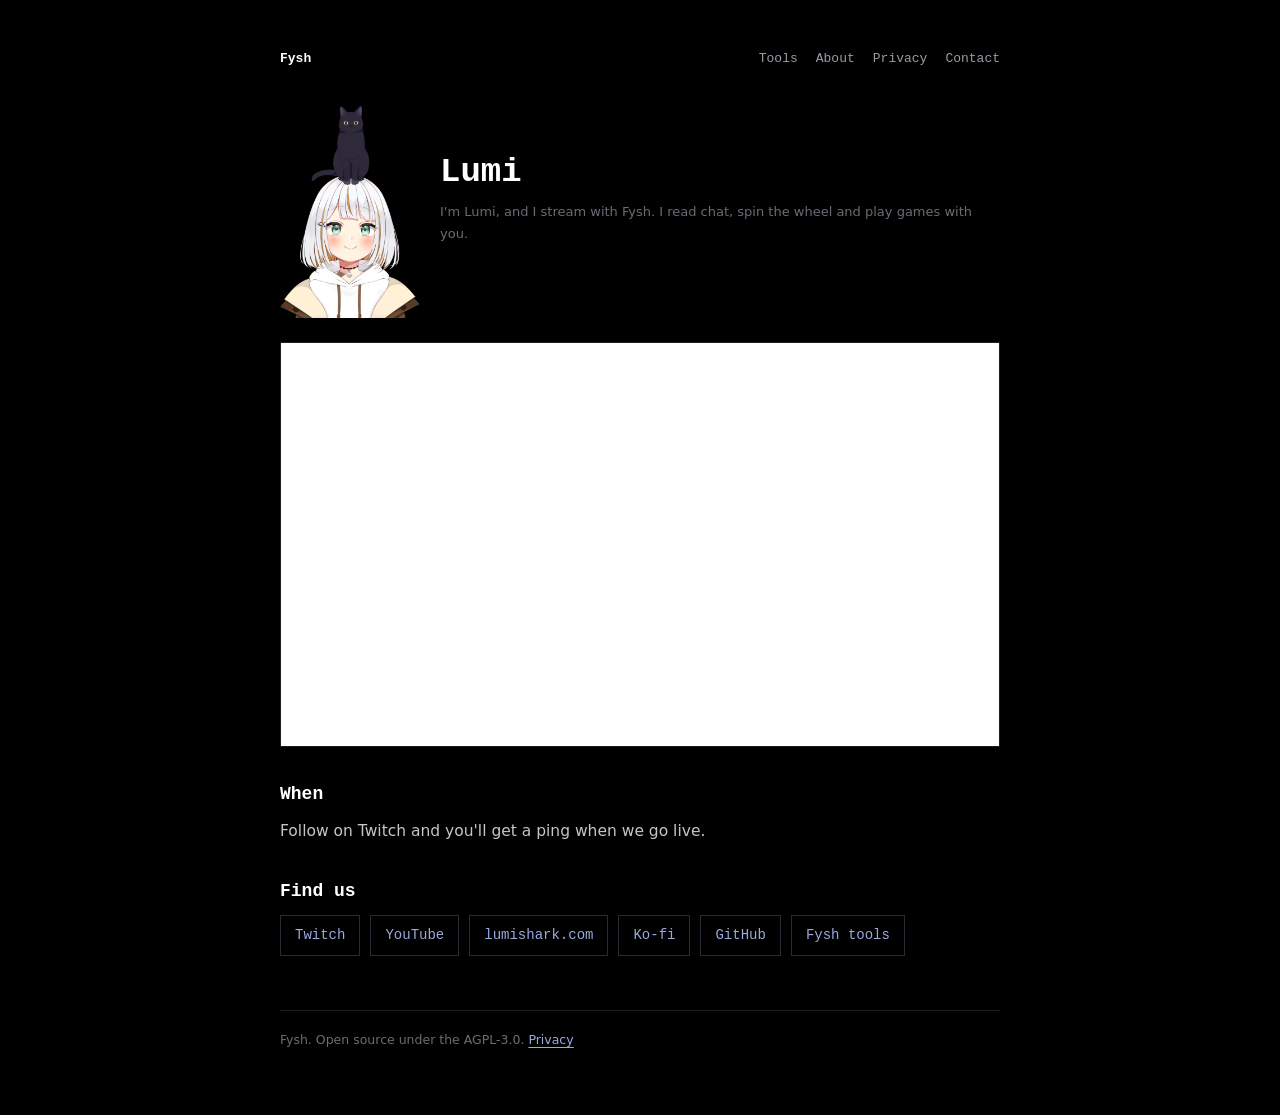
<file: index.html>
<!DOCTYPE html>
<html lang="en">
<head>
<meta charset="UTF-8">
<meta name="viewport" content="width=device-width, initial-scale=1">
<title>Lumi on Twitch</title>
<meta name="description" content="Lumi streams with Fysh on Twitch: she reads chat, spins the wheel and plays games.">
<link rel="canonical" href="https://fysh.site/">
<meta property="og:type" content="website">
<meta property="og:url" content="https://fysh.site/">
<meta property="og:site_name" content="Fysh">
<meta property="og:title" content="Lumi on Twitch">
<meta property="og:description" content="Lumi streams with Fysh on Twitch.">
<meta property="og:image" content="https://fysh.site/fysh-og.png">
<link rel="stylesheet" href="/page.css">
<style>
  .hero { display: flex; gap: 20px; align-items: center; margin: 0 0 24px; }
  .hero img { width: 140px; height: auto; flex: none; }
  .hero h1 { font-size: 34px; }
  .player { position: relative; aspect-ratio: 16 / 9; background: #0b0b10; border: 1px solid #1c1c24; margin: 0 0 24px; }
  .player iframe { position: absolute; inset: 0; width: 100%; height: 100%; border: 0; }
  .links { list-style: none; padding: 0; display: flex; flex-wrap: wrap; gap: 10px; }
  .links a { display: inline-block; padding: 8px 14px; border: 1px solid #2a2a36; text-decoration: none; font-family: ui-monospace, monospace; font-size: 14px; }
  @media (max-width: 700px) { .hero img { width: 96px; } .hero h1 { font-size: 26px; } }
</style>
<meta name="google-adsense-account" content="ca-pub-7605167409778469">
</head>
<body>
<main>
  <nav><a class="home" href="/">Fysh</a><a href="/tools/">Tools</a><a href="/about">About</a><a href="/privacy">Privacy</a><a href="/contact">Contact</a></nav>
  <div class="hero">
    <img src="/lumi.png" alt="Lumi, a shark girl with white and orange hair, smiling, with a black cat sitting on her head" width="500" height="757">
    <div>
      <h1>Lumi</h1>
      <p class="meta">I'm Lumi, and I stream with Fysh. I read chat, spin the wheel and play games with you.</p>
    </div>
  </div>

  <!-- Twitch refuses the player unless parent= is the page's host. -->
  <div class="player">
    <iframe src="https://player.twitch.tv/?channel=fysh_yum&amp;parent=fysh.site&amp;muted=true" title="Lumi's stream on Twitch" allowfullscreen></iframe>
  </div>

  <h2>When</h2>
  <!-- ponytail: no schedule yet (user to give one); this line goes when it does. -->
  <p>Follow on Twitch and you'll get a ping when we go live.</p>

  <h2>Find us</h2>
  <ul class="links">
    <li><a href="https://www.twitch.tv/fysh_yum">Twitch</a></li>
    <li><a href="https://www.youtube.com/@fyshball">YouTube</a></li>
    <li><a href="https://lumishark.com">lumishark.com</a></li>
    <li><a href="https://ko-fi.com/fysh_yum">Ko-fi</a></li>
    <li><a href="https://github.com/Fysh-ball">GitHub</a></li>
    <li><a href="/tools/">Fysh tools</a></li>
  </ul>
</main>
<footer>Fysh. Open source under the AGPL-3.0. <a href="/privacy">Privacy</a></footer>
</body>
</html>
</file>
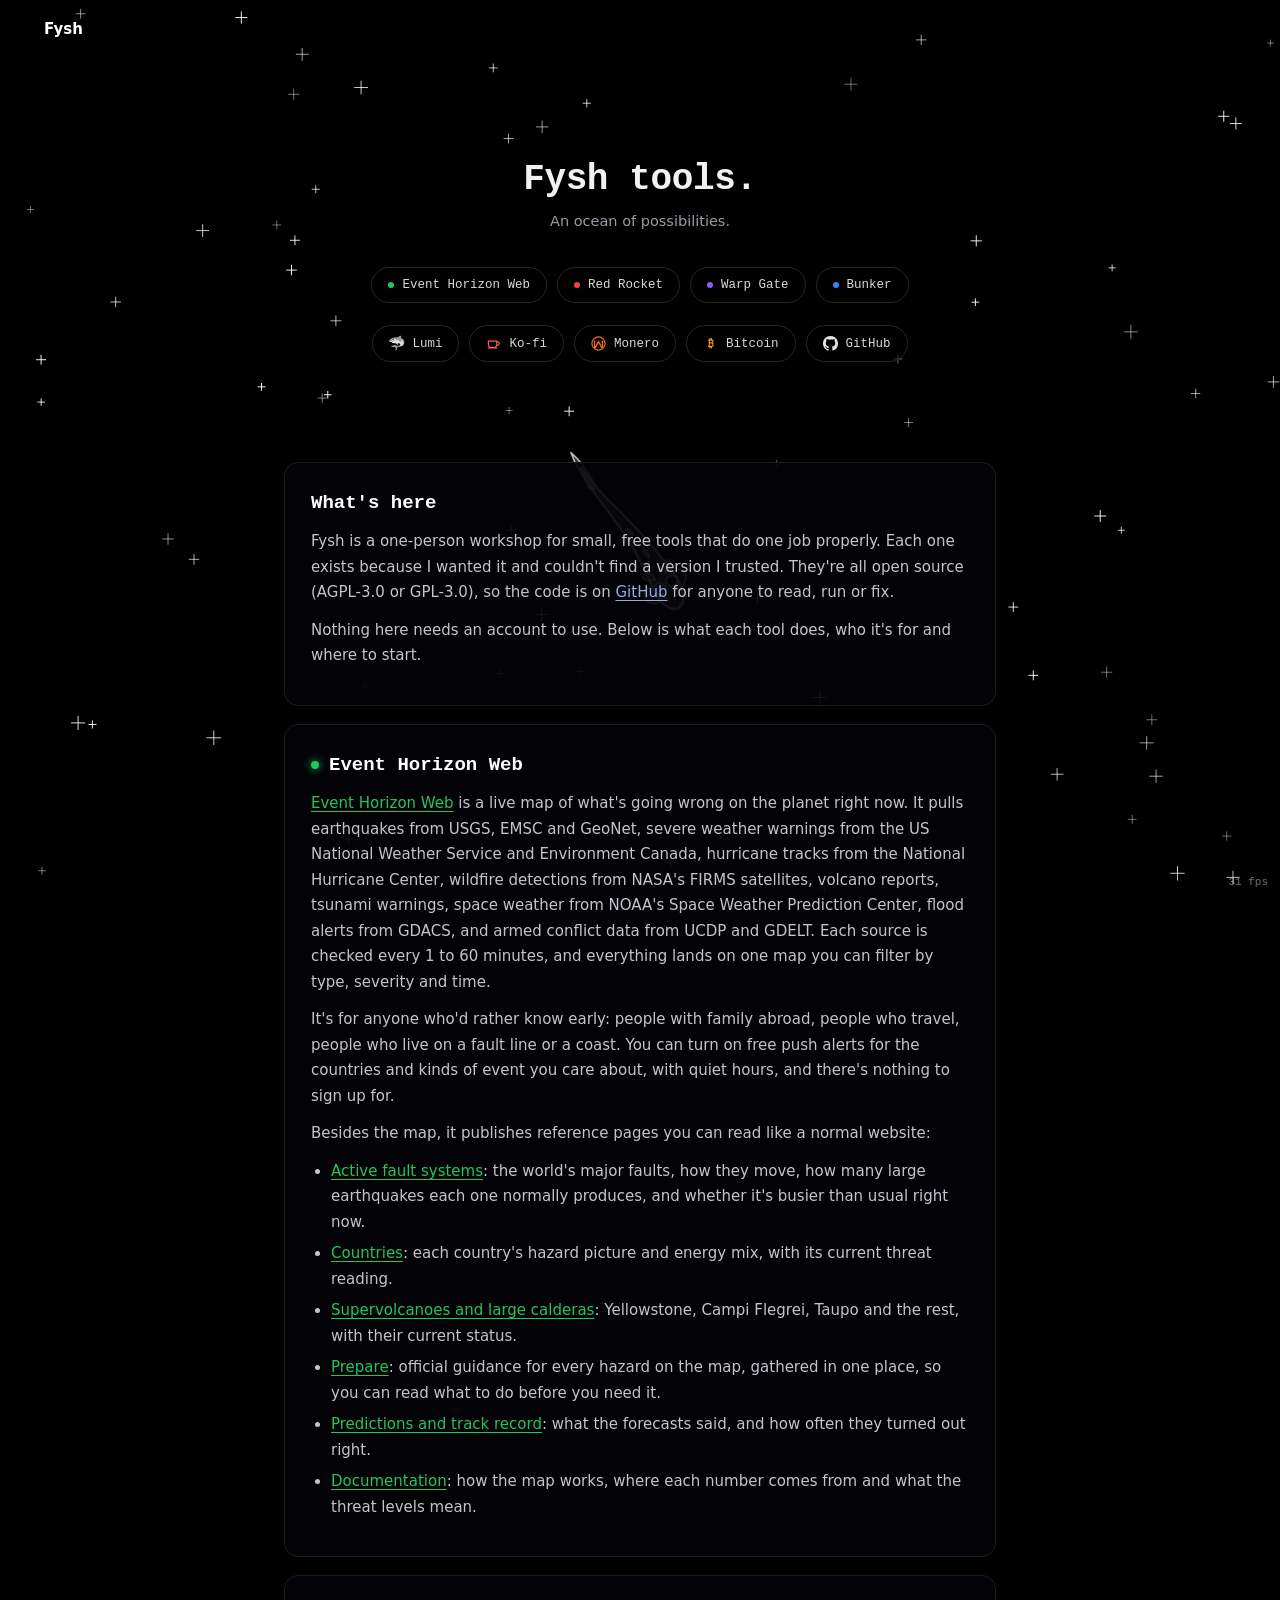
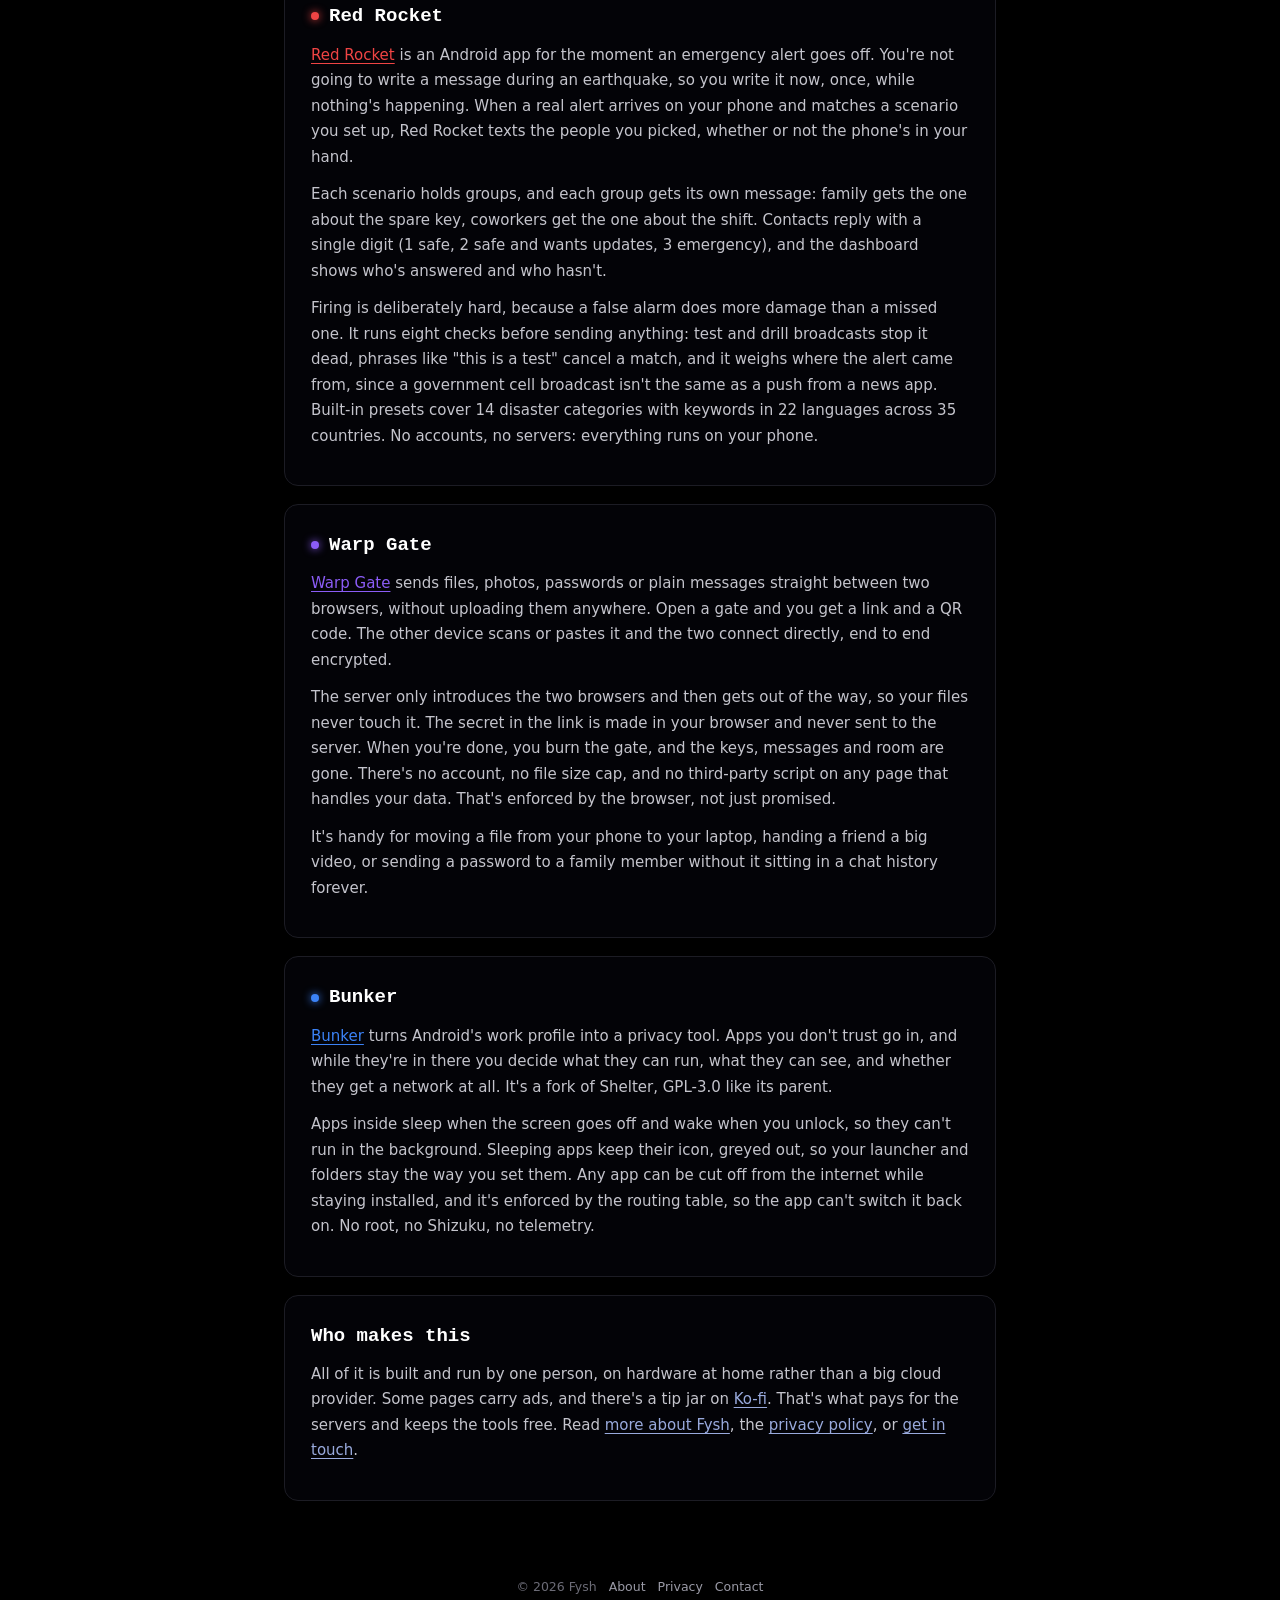
<file: tools/index.html>
<!DOCTYPE html>
<html lang="en">
<head>
<meta charset="UTF-8">
<meta name="viewport" content="width=device-width, initial-scale=1">
<title>Fysh — An ocean of possibilities</title>
<meta name="description" content="Fysh builds small, focused open-source tools: Event Horizon Web (AGPL-3.0 event monitor), Red Rocket (AGPL-3.0 Android app), Warp Gate (AGPL-3.0 file transfer), and Bunker (GPL-3.0 Android privacy).">
<link rel="canonical" href="https://fysh.site/tools/">
<meta property="og:type" content="website">
<meta property="og:url" content="https://fysh.site/tools/">
<meta property="og:site_name" content="Fysh">
<meta property="og:title" content="Fysh — An ocean of possibilities">
<meta property="og:description" content="Fysh builds small, focused open-source tools: Event Horizon Web, Red Rocket, Warp Gate, and Bunker.">
<meta property="og:image" content="https://fysh.site/fysh-og.png">
<meta property="og:image:width" content="1200">
<meta property="og:image:height" content="630">
<meta name="twitter:card" content="summary_large_image">
<meta name="twitter:title" content="Fysh — An ocean of possibilities">
<meta name="twitter:description" content="Fysh builds small, focused open-source tools: Event Horizon Web, Red Rocket, Warp Gate, and Bunker.">
<meta name="twitter:image" content="https://fysh.site/fysh-og.png">
<style>
  :root { color-scheme: dark; }
  html, body { margin: 0; padding: 0; background: #000; overflow-x: hidden; }
  * { box-sizing: border-box; }
  /* the UA rule for [hidden] is a plain display:none, so any author display
     declaration on the same element outranks it and the element stays on screen */
  [hidden] { display: none !important; }
  a { text-decoration: none; color: inherit; }
  ul { margin: 0; padding: 0; list-style: none; }
  body {
    font-family: ui-sans-serif, "Inter", "Segoe UI", system-ui, sans-serif;
    background: #000; color: #f2f2f5;
  }
  .mono { font-family: ui-monospace, "JetBrains Mono", "SF Mono", Consolas, monospace; }

  /* shared nav / footer, transparent so canvases show through */
  .topnav { display: flex; align-items: center; justify-content: space-between; padding: 20px 44px; position: relative; z-index: 5; pointer-events: none; }
  .topnav .logo { font-weight: 700; font-size: 15px; }
  .logo-btn { background: none; border: none; color: #fff; font-family: inherit; cursor: pointer; padding: 8px 10px; margin: -8px -10px; pointer-events: auto; }
  .logo-btn:hover { color: #9ad; }
  .fps-badge { position: fixed; bottom: 10px; right: 12px; z-index: 50; font: 11px/1.4 monospace; color: rgba(255,255,255,0.45); pointer-events: none; }
  .foot { position: relative; z-index: 5; padding: 20px 44px 34px; display: flex; justify-content: space-between; align-items: center; flex-wrap: wrap; gap: 12px; font-size: 12.5px; color: #6b6b76; pointer-events: none; }
  .instr { text-align: center; font-family: ui-monospace, monospace; font-size: 11.5px; letter-spacing: .06em; color: #6b6b76; margin: 0 auto 18px; }

  /* ============================= VIEW C: TIDELINE ============================= */
  .vC { position: relative; min-height: 100vh; }
  #canvasC { position: fixed; inset: 0; z-index: 0; display: block; }
  .vC .hero { position: relative; z-index: 5; padding: 100px 24px 6px; text-align: center; pointer-events: none; }
  .vC .hero h1 { font-family: ui-monospace, monospace; font-size: 36px; line-height: 1.2; font-weight: 700; margin: 0 auto 12px; letter-spacing: -0.01em; max-width: 22ch; }
  .vC .hero p { font-size: 14.5px; color: #9a9aa6; max-width: 44ch; margin: 0 auto; }
  .vC .list { position: relative; z-index: 5; display: flex; justify-content: center; gap: 10px; flex-wrap: wrap; padding: 32px 24px 22px; pointer-events: none; }
  .vC .iconsBelow { padding: 0 24px 100px; }
  .vC .foot { justify-content: center; }
  .foot a { color: #9a9aa6; pointer-events: auto; }
  .foot a:hover { color: #fff; }
  .vC .chip {
    font-family: ui-monospace, monospace; font-size: 12.5px; padding: 10px 16px; border-radius: 999px;
    border: 1px solid #262630; background: rgba(0,0,0,.55); color: #d6d6de; display: inline-flex; align-items: center; gap: 8px;
    cursor: pointer; pointer-events: auto; text-decoration: none;
  }
  .vC .chip:hover { border-color: var(--c); color: #fff; }
  .vC .chip .dot { width: 6px; height: 6px; border-radius: 50%; background: var(--c); }
  .vC .chip .chipIcon { display: inline-flex; align-items: center; justify-content: center; width: 15px; height: 15px; font-size: 14px; line-height: 1; color: var(--c); }
  .vC .chip .chipIcon svg { width: 100%; height: 100%; fill: var(--c); }
  .projectModal { position: fixed; inset: 0; z-index: 40; display: flex; align-items: center; justify-content: center; padding: 24px; opacity: 0; pointer-events: none; transition: opacity 0.15s ease; }
  .projectModal.open { opacity: 1; pointer-events: auto; }
  .projectModal .backdrop { position: absolute; inset: 0; background: rgba(0,0,0,.6); backdrop-filter: blur(2px); }
  .projectModal .panel {
    position: relative; z-index: 1; width: 100%; max-width: 380px; background: #0c0c11; border: 1px solid #262630;
    border-radius: 14px; padding: 24px 24px 20px; font-family: ui-monospace, monospace; color: #d6d6de;
    transform: translateY(6px) scale(0.98); transition: transform 0.15s ease;
  }
  .projectModal.open .panel { transform: translateY(0) scale(1); }
  .projectModal .pmHead { display: flex; align-items: center; gap: 9px; margin-bottom: 4px; }
  .projectModal .pmDot { width: 9px; height: 9px; border-radius: 50%; background: var(--c); box-shadow: 0 0 10px var(--c); }
  .projectModal .pmName { font-size: 17px; font-weight: 700; color: #fff; }
  .projectModal .pmTag { font-size: 11.5px; color: var(--c); margin: 0 0 14px 18px; letter-spacing: 0.02em; }
  .projectModal .pmDesc { font-size: 13px; line-height: 1.55; color: #a8a8b3; margin: 0 0 18px; }
  .projectModal .pmVisit { display: inline-flex; align-items: center; gap: 6px; font-size: 12.5px; color: var(--c); text-decoration: none; border: 1px solid var(--c); border-radius: 999px; padding: 8px 14px; }
  .projectModal .pmVisit:hover { background: var(--c); color: #0c0c11; }
  .projectModal .pmClose { position: absolute; top: 14px; right: 14px; width: 26px; height: 26px; border-radius: 50%; border: 1px solid #262630; background: transparent; color: #85858f; font-size: 14px; cursor: pointer; line-height: 1; }
  .projectModal .pmClose:hover { color: #fff; border-color: #454552; }
  .projectModal button.pmVisit { font: inherit; appearance: none; cursor: pointer; width: 100%; justify-content: center; transition: background 0.15s ease, color 0.15s ease; }
  .projectModal button.pmVisit.copied { background: var(--c); color: #0c0c11; }
  .projectModal .coinAddr {
    display: block; font-family: ui-monospace, monospace; font-size: 12px; line-height: 1.55; color: #d6d6de;
    background: #08080c; border: 1px solid #262630; border-radius: 8px; padding: 12px 14px; margin: 0 0 14px; word-break: break-all;
  }
  .cmBtnRow { display: flex; gap: 8px; }
  .cmBtnRow .pmVisit { width: auto; flex: 1; }
  .cmQrWrap { display: flex; justify-content: center; margin: 0 0 14px; }
  .cmQrWrap canvas { display: block; width: 176px; height: 176px; border-radius: 8px; background: #fff; padding: 12px; }
  /* the written part below the chips: what each tool is, in text a reader
     (and a crawler) can see without running the canvas or opening a modal */
  .info { position: relative; z-index: 5; max-width: 760px; margin: 0 auto; padding: 0 24px 40px; color: #c4c4cc; font-size: 15px; line-height: 1.7; }
  .info section { background: rgba(4,4,8,.92); border: 1px solid #1c1c24; border-radius: 14px; padding: 24px 26px; margin: 0 0 18px; }
  .info h2 { font-family: ui-monospace, monospace; font-size: 19px; color: #fff; margin: 0 0 10px; display: flex; align-items: center; gap: 10px; }
  .info h2 .dot { width: 8px; height: 8px; border-radius: 50%; background: var(--c, #9ad); box-shadow: 0 0 8px var(--c, #9ad); }
  .info p { margin: 0 0 12px; }
  .info ul { margin: 0 0 12px; padding-left: 20px; list-style: disc; }
  .info li { margin: 0 0 6px; }
  .info a { color: var(--c, #9ad); text-decoration: underline; text-underline-offset: 3px; }
  .info a:hover { color: #fff; }
  @media (max-width: 700px) {
    .info { padding: 0 16px 32px; font-size: 14.5px; }
    .info section { padding: 20px 18px; }
  }
  @media (max-width: 700px) {
    html, body { overflow-y: auto; }
    .vC .hero { padding: 60px 20px 6px; }
    .vC .hero h1 { font-size: 24px; }
    .vC .list { padding: 24px 16px 16px; gap: 8px; }
    .vC .iconsBelow { padding: 0 16px 70px; }
  }
</style>
<script type="application/ld+json">
{
  "@context": "https://schema.org",
  "@graph": [
    {
      "@type": "Organization",
      "@id": "https://fysh.site/#org",
      "name": "Fysh",
      "url": "https://fysh.site/",
      "logo": "https://fysh.site/fysh-og.png",
      "description": "Fysh builds small, focused open-source tools, published under AGPL-3.0.",
      "sameAs": ["https://github.com/Fysh-ball", "https://ko-fi.com/fysh_yum"]
    },
    {
      "@type": "WebSite",
      "@id": "https://fysh.site/#site",
      "url": "https://fysh.site/",
      "name": "Fysh",
      "publisher": { "@id": "https://fysh.site/#org" }
    },
    {
      "@type": "ItemList",
      "name": "Fysh tools",
      "itemListOrder": "https://schema.org/ItemListUnordered",
      "numberOfItems": 3,
      "itemListElement": [
        { "@type": "ListItem", "position": 1, "item": {
          "@type": "SoftwareApplication", "name": "Event Horizon Web",
          "url": "https://eventhorizon.fysh.site",
          "applicationCategory": "BrowserApplication",
          "operatingSystem": "Web browser",
          "license": "https://www.gnu.org/licenses/agpl-3.0.html",
          "isAccessibleForFree": true,
          "description": "Live global map of earthquakes, storms, wildfires, conflicts and space weather, drawn from USGS, NOAA, NASA FIRMS and GDACS.",
          "publisher": { "@id": "https://fysh.site/#org" } } },
        { "@type": "ListItem", "position": 2, "item": {
          "@type": "MobileApplication", "name": "Red Rocket",
          "url": "https://redrocket.fysh.site",
          "applicationCategory": "UtilitiesApplication",
          "operatingSystem": "Android",
          "license": "https://www.gnu.org/licenses/agpl-3.0.html",
          "isAccessibleForFree": true,
          "description": "Watches for emergency alerts on your Android phone, and when one matches a scenario you set up, texts the people you picked and tracks who answers. No accounts, no servers.",
          "publisher": { "@id": "https://fysh.site/#org" } } },
        { "@type": "ListItem", "position": 3, "item": {
          "@type": "SoftwareApplication", "name": "Warp Gate",
          "url": "https://warpgate.fysh.site",
          "applicationCategory": "UtilitiesApplication",
          "operatingSystem": "Web browser",
          "license": "https://www.gnu.org/licenses/agpl-3.0.html",
          "isAccessibleForFree": true,
          "description": "A temporary end-to-end encrypted bridge between two browsers. Send files between your own devices without routing them through someone else's cloud.",
          "publisher": { "@id": "https://fysh.site/#org" } } }
      ]
    }
  ]
}
</script>
<!-- AdSense. The publisher id is public by design: it is the same one in
     /ads.txt, and Google reads both to match this site to the account. -->
<script async src="https://pagead2.googlesyndication.com/pagead/js/adsbygoogle.js?client=ca-pub-7605167409778469" crossorigin="anonymous"></script>
</head>
<body>
<main id="view-c" class="vC">
  <canvas id="canvasC"></canvas>
  <div id="fpsC" class="fps-badge"></div>
  <nav class="topnav">
    <button id="fishLogoC" class="logo logo-btn" title="?">Fysh</button>
  </nav>
  <div class="hero">
    <h1>Fysh tools.</h1>
    <p>An ocean of possibilities.</p>
  </div>
  <div class="list" id="chipListC">
    <a class="chip" href="https://eventhorizon.fysh.site" data-key="ehw" style="--c:#22c55e"><span class="dot"></span>Event Horizon Web</a>
    <a class="chip" href="https://redrocket.fysh.site" data-key="rr" style="--c:#ef4444"><span class="dot"></span>Red Rocket</a>
    <a class="chip" href="https://warpgate.fysh.site" data-key="wg" style="--c:#8b5cf6"><span class="dot"></span>Warp Gate</a>
    <a class="chip" href="https://github.com/Fysh-ball/Bunker" data-key="bk" style="--c:#3b82f6"><span class="dot"></span>Bunker</a>
  </div>
  <div class="list iconsBelow">
    <a class="chip" href="https://lumishark.com" style="--c:#ff8fbd"><span class="chipIcon" aria-hidden="true">&#x1F988;</span>Lumi</a>
    <a class="chip" href="https://ko-fi.com/fysh_yum" style="--c:#ff5e5b"><span class="chipIcon"><svg viewBox="0 0 16 16" aria-hidden="true"><path d="M2.5 5.5h9v3.2a3.6 3.6 0 0 1-3.6 3.6H6.1a3.6 3.6 0 0 1-3.6-3.6V5.5z" fill="none" stroke="currentColor" stroke-width="1.2"/><path d="M11.5 6.3h1a1.7 1.7 0 0 1 0 3.4h-1" fill="none" stroke="currentColor" stroke-width="1.2"/><path d="M2 12.8h10" stroke="currentColor" stroke-width="1.2"/></svg></span>Ko-fi</a>
    <button type="button" class="chip" id="chipMonero" style="--c:#f26822"><span class="chipIcon"><svg viewBox="0 0 16 16" aria-hidden="true"><circle cx="8" cy="8" r="7" fill="none" stroke="currentColor" stroke-width="1.3"/><path d="M8 4.2 4.5 10.8V4.9H3.2v7.9h1.9L8 7.4l2.9 5.4h1.9V4.9h-1.3v5.9L8 4.2z" fill="currentColor" stroke="none"/></svg></span>Monero</button>
    <button type="button" class="chip" id="chipBitcoin" style="--c:#f7931a"><span class="chipIcon"><svg viewBox="0 0 16 16" aria-hidden="true"><text x="8" y="8" text-anchor="middle" dominant-baseline="central" font-size="12" font-weight="700" fill="currentColor">&#8383;</text></svg></span>Bitcoin</button>
    <a class="chip" href="https://github.com/Fysh-ball" style="--c:#e6e6ea"><span class="chipIcon"><svg viewBox="0 0 16 16" aria-hidden="true"><path d="M8 0C3.58 0 0 3.58 0 8c0 3.54 2.29 6.53 5.47 7.59.4.07.55-.17.55-.38 0-.19-.01-.82-.01-1.49-2.01.37-2.53-.49-2.69-.94-.09-.23-.48-.94-.82-1.13-.28-.15-.68-.52-.01-.53.63-.01 1.08.58 1.23.82.72 1.21 1.87.87 2.33.66.07-.52.28-.87.51-1.07-1.78-.2-3.64-.89-3.64-3.95 0-.87.31-1.59.82-2.15-.08-.2-.36-1.02.08-2.12 0 0 .67-.21 2.2.82.64-.18 1.32-.27 2-.27.68 0 1.36.09 2 .27 1.53-1.04 2.2-.82 2.2-.82.44 1.1.16 1.92.08 2.12.51.56.82 1.27.82 2.15 0 3.07-1.87 3.75-3.65 3.95.29.25.54.73.54 1.48 0 1.07-.01 1.93-.01 2.2 0 .21.15.46.55.38A8.01 8.01 0 0016 8c0-4.42-3.58-8-8-8z"/></svg></span>GitHub</a>
  </div>
  <div class="info">
    <section>
      <h2>What's here</h2>
      <p>Fysh is a one-person workshop for small, free tools that do one job properly. Each one exists because I wanted it and couldn't find a version I trusted. They're all open source (AGPL-3.0 or GPL-3.0), so the code is on <a href="https://github.com/Fysh-ball">GitHub</a> for anyone to read, run or fix.</p>
      <p>Nothing here needs an account to use. Below is what each tool does, who it's for and where to start.</p>
    </section>

    <section style="--c:#22c55e">
      <h2><span class="dot"></span>Event Horizon Web</h2>
      <p><a href="https://eventhorizon.fysh.site/">Event Horizon Web</a> is a live map of what's going wrong on the planet right now. It pulls earthquakes from USGS, EMSC and GeoNet, severe weather warnings from the US National Weather Service and Environment Canada, hurricane tracks from the National Hurricane Center, wildfire detections from NASA's FIRMS satellites, volcano reports, tsunami warnings, space weather from NOAA's Space Weather Prediction Center, flood alerts from GDACS, and armed conflict data from UCDP and GDELT. Each source is checked every 1 to 60 minutes, and everything lands on one map you can filter by type, severity and time.</p>
      <p>It's for anyone who'd rather know early: people with family abroad, people who travel, people who live on a fault line or a coast. You can turn on free push alerts for the countries and kinds of event you care about, with quiet hours, and there's nothing to sign up for.</p>
      <p>Besides the map, it publishes reference pages you can read like a normal website:</p>
      <ul>
        <li><a href="https://eventhorizon.fysh.site/faults/">Active fault systems</a>: the world's major faults, how they move, how many large earthquakes each one normally produces, and whether it's busier than usual right now.</li>
        <li><a href="https://eventhorizon.fysh.site/countries/">Countries</a>: each country's hazard picture and energy mix, with its current threat reading.</li>
        <li><a href="https://eventhorizon.fysh.site/volcanoes/">Supervolcanoes and large calderas</a>: Yellowstone, Campi Flegrei, Taupo and the rest, with their current status.</li>
        <li><a href="https://eventhorizon.fysh.site/prepare/">Prepare</a>: official guidance for every hazard on the map, gathered in one place, so you can read what to do before you need it.</li>
        <li><a href="https://eventhorizon.fysh.site/predictions/">Predictions and track record</a>: what the forecasts said, and how often they turned out right.</li>
        <li><a href="https://eventhorizon.fysh.site/docs/">Documentation</a>: how the map works, where each number comes from and what the threat levels mean.</li>
      </ul>
    </section>

    <section style="--c:#ef4444">
      <h2><span class="dot"></span>Red Rocket</h2>
      <p><a href="https://redrocket.fysh.site/">Red Rocket</a> is an Android app for the moment an emergency alert goes off. You're not going to write a message during an earthquake, so you write it now, once, while nothing's happening. When a real alert arrives on your phone and matches a scenario you set up, Red Rocket texts the people you picked, whether or not the phone's in your hand.</p>
      <p>Each scenario holds groups, and each group gets its own message: family gets the one about the spare key, coworkers get the one about the shift. Contacts reply with a single digit (1 safe, 2 safe and wants updates, 3 emergency), and the dashboard shows who's answered and who hasn't.</p>
      <p>Firing is deliberately hard, because a false alarm does more damage than a missed one. It runs eight checks before sending anything: test and drill broadcasts stop it dead, phrases like "this is a test" cancel a match, and it weighs where the alert came from, since a government cell broadcast isn't the same as a push from a news app. Built-in presets cover 14 disaster categories with keywords in 22 languages across 35 countries. No accounts, no servers: everything runs on your phone.</p>
    </section>

    <section style="--c:#8b5cf6">
      <h2><span class="dot"></span>Warp Gate</h2>
      <p><a href="https://warpgate.fysh.site/">Warp Gate</a> sends files, photos, passwords or plain messages straight between two browsers, without uploading them anywhere. Open a gate and you get a link and a QR code. The other device scans or pastes it and the two connect directly, end to end encrypted.</p>
      <p>The server only introduces the two browsers and then gets out of the way, so your files never touch it. The secret in the link is made in your browser and never sent to the server. When you're done, you burn the gate, and the keys, messages and room are gone. There's no account, no file size cap, and no third-party script on any page that handles your data. That's enforced by the browser, not just promised.</p>
      <p>It's handy for moving a file from your phone to your laptop, handing a friend a big video, or sending a password to a family member without it sitting in a chat history forever.</p>
    </section>

    <section style="--c:#3b82f6">
      <h2><span class="dot"></span>Bunker</h2>
      <p><a href="https://github.com/Fysh-ball/Bunker">Bunker</a> turns Android's work profile into a privacy tool. Apps you don't trust go in, and while they're in there you decide what they can run, what they can see, and whether they get a network at all. It's a fork of Shelter, GPL-3.0 like its parent.</p>
      <p>Apps inside sleep when the screen goes off and wake when you unlock, so they can't run in the background. Sleeping apps keep their icon, greyed out, so your launcher and folders stay the way you set them. Any app can be cut off from the internet while staying installed, and it's enforced by the routing table, so the app can't switch it back on. No root, no Shizuku, no telemetry.</p>
    </section>

    <section>
      <h2>Who makes this</h2>
      <p>All of it is built and run by one person, on hardware at home rather than a big cloud provider. Some pages carry ads, and there's a tip jar on <a href="https://ko-fi.com/fysh_yum">Ko-fi</a>. That's what pays for the servers and keeps the tools free. Read <a href="/about">more about Fysh</a>, the <a href="/privacy">privacy policy</a>, or <a href="/contact">get in touch</a>.</p>
    </section>
  </div>
  <div class="foot">
    <span>&copy; 2026 Fysh</span>
    <a href="/about">About</a>
    <a href="/privacy">Privacy</a>
    <a href="/contact">Contact</a>
  </div>
  <div class="projectModal" id="projectModal">
    <div class="backdrop" id="pmBackdrop"></div>
    <div class="panel" id="pmPanel">
      <button type="button" class="pmClose" id="pmClose">&times;</button>
      <div class="pmHead"><span class="pmDot" id="pmDot"></span><span class="pmName" id="pmName"></span></div>
      <p class="pmTag" id="pmTag"></p>
      <p class="pmDesc" id="pmDesc"></p>
      <a class="pmVisit" id="pmVisit" target="_blank" rel="noopener">Visit site &rarr;</a>
    </div>
  </div>
  <div class="projectModal" id="cryptoModal">
    <div class="backdrop" id="cmBackdrop"></div>
    <div class="panel" id="cmPanel">
      <button type="button" class="pmClose" id="cmClose">&times;</button>
      <div class="pmHead"><span class="pmDot" id="cmDot"></span><span class="pmName" id="cmName"></span></div>
      <p class="pmTag">Copy the address below before sending. These transfers can't be reversed.</p>
      <code class="coinAddr" id="cmAddr"></code>
      <div class="cmQrWrap" id="cmQrWrap" hidden><canvas id="cmQrCanvas"></canvas></div>
      <div class="cmBtnRow">
        <button type="button" class="pmVisit" id="cmCopy">Copy address</button>
        <button type="button" class="pmVisit" id="cmQrToggle">Show QR</button>
      </div>
    </div>
  </div>
</main>
<script>
(function () {
//---------------------------------------------------------------------
//
// QR Code Generator for JavaScript
//
// Copyright (c) 2009 Kazuhiko Arase
//
// URL: http://www.d-project.com/
//
// Licensed under the MIT license:
//  http://www.opensource.org/licenses/mit-license.php
//
// The word 'QR Code' is registered trademark of
// DENSO WAVE INCORPORATED
//  http://www.denso-wave.com/qrcode/faqpatent-e.html
//
//---------------------------------------------------------------------

var qrcode = function() {

  //---------------------------------------------------------------------
  // qrcode
  //---------------------------------------------------------------------

  /**
   * qrcode
   * @param typeNumber 1 to 40
   * @param errorCorrectionLevel 'L','M','Q','H'
   */
  var qrcode = function(typeNumber, errorCorrectionLevel) {

    var PAD0 = 0xEC;
    var PAD1 = 0x11;

    var _typeNumber = typeNumber;
    var _errorCorrectionLevel = QRErrorCorrectionLevel[errorCorrectionLevel];
    var _modules = null;
    var _moduleCount = 0;
    var _dataCache = null;
    var _dataList = [];

    var _this = {};

    var makeImpl = function(test, maskPattern) {

      _moduleCount = _typeNumber * 4 + 17;
      _modules = function(moduleCount) {
        var modules = new Array(moduleCount);
        for (var row = 0; row < moduleCount; row += 1) {
          modules[row] = new Array(moduleCount);
          for (var col = 0; col < moduleCount; col += 1) {
            modules[row][col] = null;
          }
        }
        return modules;
      }(_moduleCount);

      setupPositionProbePattern(0, 0);
      setupPositionProbePattern(_moduleCount - 7, 0);
      setupPositionProbePattern(0, _moduleCount - 7);
      setupPositionAdjustPattern();
      setupTimingPattern();
      setupTypeInfo(test, maskPattern);

      if (_typeNumber >= 7) {
        setupTypeNumber(test);
      }

      if (_dataCache == null) {
        _dataCache = createData(_typeNumber, _errorCorrectionLevel, _dataList);
      }

      mapData(_dataCache, maskPattern);
    };

    var setupPositionProbePattern = function(row, col) {

      for (var r = -1; r <= 7; r += 1) {

        if (row + r <= -1 || _moduleCount <= row + r) continue;

        for (var c = -1; c <= 7; c += 1) {

          if (col + c <= -1 || _moduleCount <= col + c) continue;

          if ( (0 <= r && r <= 6 && (c == 0 || c == 6) )
              || (0 <= c && c <= 6 && (r == 0 || r == 6) )
              || (2 <= r && r <= 4 && 2 <= c && c <= 4) ) {
            _modules[row + r][col + c] = true;
          } else {
            _modules[row + r][col + c] = false;
          }
        }
      }
    };

    var getBestMaskPattern = function() {

      var minLostPoint = 0;
      var pattern = 0;

      for (var i = 0; i < 8; i += 1) {

        makeImpl(true, i);

        var lostPoint = QRUtil.getLostPoint(_this);

        if (i == 0 || minLostPoint > lostPoint) {
          minLostPoint = lostPoint;
          pattern = i;
        }
      }

      return pattern;
    };

    var setupTimingPattern = function() {

      for (var r = 8; r < _moduleCount - 8; r += 1) {
        if (_modules[r][6] != null) {
          continue;
        }
        _modules[r][6] = (r % 2 == 0);
      }

      for (var c = 8; c < _moduleCount - 8; c += 1) {
        if (_modules[6][c] != null) {
          continue;
        }
        _modules[6][c] = (c % 2 == 0);
      }
    };

    var setupPositionAdjustPattern = function() {

      var pos = QRUtil.getPatternPosition(_typeNumber);

      for (var i = 0; i < pos.length; i += 1) {

        for (var j = 0; j < pos.length; j += 1) {

          var row = pos[i];
          var col = pos[j];

          if (_modules[row][col] != null) {
            continue;
          }

          for (var r = -2; r <= 2; r += 1) {

            for (var c = -2; c <= 2; c += 1) {

              if (r == -2 || r == 2 || c == -2 || c == 2
                  || (r == 0 && c == 0) ) {
                _modules[row + r][col + c] = true;
              } else {
                _modules[row + r][col + c] = false;
              }
            }
          }
        }
      }
    };

    var setupTypeNumber = function(test) {

      var bits = QRUtil.getBCHTypeNumber(_typeNumber);

      for (var i = 0; i < 18; i += 1) {
        var mod = (!test && ( (bits >> i) & 1) == 1);
        _modules[Math.floor(i / 3)][i % 3 + _moduleCount - 8 - 3] = mod;
      }

      for (var i = 0; i < 18; i += 1) {
        var mod = (!test && ( (bits >> i) & 1) == 1);
        _modules[i % 3 + _moduleCount - 8 - 3][Math.floor(i / 3)] = mod;
      }
    };

    var setupTypeInfo = function(test, maskPattern) {

      var data = (_errorCorrectionLevel << 3) | maskPattern;
      var bits = QRUtil.getBCHTypeInfo(data);

      // vertical
      for (var i = 0; i < 15; i += 1) {

        var mod = (!test && ( (bits >> i) & 1) == 1);

        if (i < 6) {
          _modules[i][8] = mod;
        } else if (i < 8) {
          _modules[i + 1][8] = mod;
        } else {
          _modules[_moduleCount - 15 + i][8] = mod;
        }
      }

      // horizontal
      for (var i = 0; i < 15; i += 1) {

        var mod = (!test && ( (bits >> i) & 1) == 1);

        if (i < 8) {
          _modules[8][_moduleCount - i - 1] = mod;
        } else if (i < 9) {
          _modules[8][15 - i - 1 + 1] = mod;
        } else {
          _modules[8][15 - i - 1] = mod;
        }
      }

      // fixed module
      _modules[_moduleCount - 8][8] = (!test);
    };

    var mapData = function(data, maskPattern) {

      var inc = -1;
      var row = _moduleCount - 1;
      var bitIndex = 7;
      var byteIndex = 0;
      var maskFunc = QRUtil.getMaskFunction(maskPattern);

      for (var col = _moduleCount - 1; col > 0; col -= 2) {

        if (col == 6) col -= 1;

        while (true) {

          for (var c = 0; c < 2; c += 1) {

            if (_modules[row][col - c] == null) {

              var dark = false;

              if (byteIndex < data.length) {
                dark = ( ( (data[byteIndex] >>> bitIndex) & 1) == 1);
              }

              var mask = maskFunc(row, col - c);

              if (mask) {
                dark = !dark;
              }

              _modules[row][col - c] = dark;
              bitIndex -= 1;

              if (bitIndex == -1) {
                byteIndex += 1;
                bitIndex = 7;
              }
            }
          }

          row += inc;

          if (row < 0 || _moduleCount <= row) {
            row -= inc;
            inc = -inc;
            break;
          }
        }
      }
    };

    var createBytes = function(buffer, rsBlocks) {

      var offset = 0;

      var maxDcCount = 0;
      var maxEcCount = 0;

      var dcdata = new Array(rsBlocks.length);
      var ecdata = new Array(rsBlocks.length);

      for (var r = 0; r < rsBlocks.length; r += 1) {

        var dcCount = rsBlocks[r].dataCount;
        var ecCount = rsBlocks[r].totalCount - dcCount;

        maxDcCount = Math.max(maxDcCount, dcCount);
        maxEcCount = Math.max(maxEcCount, ecCount);

        dcdata[r] = new Array(dcCount);

        for (var i = 0; i < dcdata[r].length; i += 1) {
          dcdata[r][i] = 0xff & buffer.getBuffer()[i + offset];
        }
        offset += dcCount;

        var rsPoly = QRUtil.getErrorCorrectPolynomial(ecCount);
        var rawPoly = qrPolynomial(dcdata[r], rsPoly.getLength() - 1);

        var modPoly = rawPoly.mod(rsPoly);
        ecdata[r] = new Array(rsPoly.getLength() - 1);
        for (var i = 0; i < ecdata[r].length; i += 1) {
          var modIndex = i + modPoly.getLength() - ecdata[r].length;
          ecdata[r][i] = (modIndex >= 0)? modPoly.getAt(modIndex) : 0;
        }
      }

      var totalCodeCount = 0;
      for (var i = 0; i < rsBlocks.length; i += 1) {
        totalCodeCount += rsBlocks[i].totalCount;
      }

      var data = new Array(totalCodeCount);
      var index = 0;

      for (var i = 0; i < maxDcCount; i += 1) {
        for (var r = 0; r < rsBlocks.length; r += 1) {
          if (i < dcdata[r].length) {
            data[index] = dcdata[r][i];
            index += 1;
          }
        }
      }

      for (var i = 0; i < maxEcCount; i += 1) {
        for (var r = 0; r < rsBlocks.length; r += 1) {
          if (i < ecdata[r].length) {
            data[index] = ecdata[r][i];
            index += 1;
          }
        }
      }

      return data;
    };

    var createData = function(typeNumber, errorCorrectionLevel, dataList) {

      var rsBlocks = QRRSBlock.getRSBlocks(typeNumber, errorCorrectionLevel);

      var buffer = qrBitBuffer();

      for (var i = 0; i < dataList.length; i += 1) {
        var data = dataList[i];
        buffer.put(data.getMode(), 4);
        buffer.put(data.getLength(), QRUtil.getLengthInBits(data.getMode(), typeNumber) );
        data.write(buffer);
      }

      // calc num max data.
      var totalDataCount = 0;
      for (var i = 0; i < rsBlocks.length; i += 1) {
        totalDataCount += rsBlocks[i].dataCount;
      }

      if (buffer.getLengthInBits() > totalDataCount * 8) {
        throw 'code length overflow. ('
          + buffer.getLengthInBits()
          + '>'
          + totalDataCount * 8
          + ')';
      }

      // end code
      if (buffer.getLengthInBits() + 4 <= totalDataCount * 8) {
        buffer.put(0, 4);
      }

      // padding
      while (buffer.getLengthInBits() % 8 != 0) {
        buffer.putBit(false);
      }

      // padding
      while (true) {

        if (buffer.getLengthInBits() >= totalDataCount * 8) {
          break;
        }
        buffer.put(PAD0, 8);

        if (buffer.getLengthInBits() >= totalDataCount * 8) {
          break;
        }
        buffer.put(PAD1, 8);
      }

      return createBytes(buffer, rsBlocks);
    };

    _this.addData = function(data, mode) {

      mode = mode || 'Byte';

      var newData = null;

      switch(mode) {
      case 'Numeric' :
        newData = qrNumber(data);
        break;
      case 'Alphanumeric' :
        newData = qrAlphaNum(data);
        break;
      case 'Byte' :
        newData = qr8BitByte(data);
        break;
      case 'Kanji' :
        newData = qrKanji(data);
        break;
      default :
        throw 'mode:' + mode;
      }

      _dataList.push(newData);
      _dataCache = null;
    };

    _this.isDark = function(row, col) {
      if (row < 0 || _moduleCount <= row || col < 0 || _moduleCount <= col) {
        throw row + ',' + col;
      }
      return _modules[row][col];
    };

    _this.getModuleCount = function() {
      return _moduleCount;
    };

    _this.make = function() {
      if (_typeNumber < 1) {
        var typeNumber = 1;

        for (; typeNumber < 40; typeNumber++) {
          var rsBlocks = QRRSBlock.getRSBlocks(typeNumber, _errorCorrectionLevel);
          var buffer = qrBitBuffer();

          for (var i = 0; i < _dataList.length; i++) {
            var data = _dataList[i];
            buffer.put(data.getMode(), 4);
            buffer.put(data.getLength(), QRUtil.getLengthInBits(data.getMode(), typeNumber) );
            data.write(buffer);
          }

          var totalDataCount = 0;
          for (var i = 0; i < rsBlocks.length; i++) {
            totalDataCount += rsBlocks[i].dataCount;
          }

          if (buffer.getLengthInBits() <= totalDataCount * 8) {
            break;
          }
        }

        _typeNumber = typeNumber;
      }

      makeImpl(false, getBestMaskPattern() );
    };

    _this.createTableTag = function(cellSize, margin) {

      cellSize = cellSize || 2;
      margin = (typeof margin == 'undefined')? cellSize * 4 : margin;

      var qrHtml = '';

      qrHtml += '<table style="';
      qrHtml += ' border-width: 0px; border-style: none;';
      qrHtml += ' border-collapse: collapse;';
      qrHtml += ' padding: 0px; margin: ' + margin + 'px;';
      qrHtml += '">';
      qrHtml += '<tbody>';

      for (var r = 0; r < _this.getModuleCount(); r += 1) {

        qrHtml += '<tr>';

        for (var c = 0; c < _this.getModuleCount(); c += 1) {
          qrHtml += '<td style="';
          qrHtml += ' border-width: 0px; border-style: none;';
          qrHtml += ' border-collapse: collapse;';
          qrHtml += ' padding: 0px; margin: 0px;';
          qrHtml += ' width: ' + cellSize + 'px;';
          qrHtml += ' height: ' + cellSize + 'px;';
          qrHtml += ' background-color: ';
          qrHtml += _this.isDark(r, c)? '#000000' : '#ffffff';
          qrHtml += ';';
          qrHtml += '"/>';
        }

        qrHtml += '</tr>';
      }

      qrHtml += '</tbody>';
      qrHtml += '</table>';

      return qrHtml;
    };

    _this.createSvgTag = function(cellSize, margin, alt, title) {

      var opts = {};
      if (typeof arguments[0] == 'object') {
        // Called by options.
        opts = arguments[0];
        // overwrite cellSize and margin.
        cellSize = opts.cellSize;
        margin = opts.margin;
        alt = opts.alt;
        title = opts.title;
      }

      cellSize = cellSize || 2;
      margin = (typeof margin == 'undefined')? cellSize * 4 : margin;

      // Compose alt property surrogate
      alt = (typeof alt === 'string') ? {text: alt} : alt || {};
      alt.text = alt.text || null;
      alt.id = (alt.text) ? alt.id || 'qrcode-description' : null;

      // Compose title property surrogate
      title = (typeof title === 'string') ? {text: title} : title || {};
      title.text = title.text || null;
      title.id = (title.text) ? title.id || 'qrcode-title' : null;

      var size = _this.getModuleCount() * cellSize + margin * 2;
      var c, mc, r, mr, qrSvg='', rect;

      rect = 'l' + cellSize + ',0 0,' + cellSize +
        ' -' + cellSize + ',0 0,-' + cellSize + 'z ';

      qrSvg += '<svg version="1.1" xmlns="http://www.w3.org/2000/svg"';
      qrSvg += !opts.scalable ? ' width="' + size + 'px" height="' + size + 'px"' : '';
      qrSvg += ' viewBox="0 0 ' + size + ' ' + size + '" ';
      qrSvg += ' preserveAspectRatio="xMinYMin meet"';
      qrSvg += (title.text || alt.text) ? ' role="img" aria-labelledby="' +
          escapeXml([title.id, alt.id].join(' ').trim() ) + '"' : '';
      qrSvg += '>';
      qrSvg += (title.text) ? '<title id="' + escapeXml(title.id) + '">' +
          escapeXml(title.text) + '</title>' : '';
      qrSvg += (alt.text) ? '<description id="' + escapeXml(alt.id) + '">' +
          escapeXml(alt.text) + '</description>' : '';
      qrSvg += '<rect width="100%" height="100%" fill="white" cx="0" cy="0"/>';
      qrSvg += '<path d="';

      for (r = 0; r < _this.getModuleCount(); r += 1) {
        mr = r * cellSize + margin;
        for (c = 0; c < _this.getModuleCount(); c += 1) {
          if (_this.isDark(r, c) ) {
            mc = c*cellSize+margin;
            qrSvg += 'M' + mc + ',' + mr + rect;
          }
        }
      }

      qrSvg += '" stroke="transparent" fill="black"/>';
      qrSvg += '</svg>';

      return qrSvg;
    };

    _this.createDataURL = function(cellSize, margin) {

      cellSize = cellSize || 2;
      margin = (typeof margin == 'undefined')? cellSize * 4 : margin;

      var size = _this.getModuleCount() * cellSize + margin * 2;
      var min = margin;
      var max = size - margin;

      return createDataURL(size, size, function(x, y) {
        if (min <= x && x < max && min <= y && y < max) {
          var c = Math.floor( (x - min) / cellSize);
          var r = Math.floor( (y - min) / cellSize);
          return _this.isDark(r, c)? 0 : 1;
        } else {
          return 1;
        }
      } );
    };

    _this.createImgTag = function(cellSize, margin, alt) {

      cellSize = cellSize || 2;
      margin = (typeof margin == 'undefined')? cellSize * 4 : margin;

      var size = _this.getModuleCount() * cellSize + margin * 2;

      var img = '';
      img += '<img';
      img += '\u0020src="';
      img += _this.createDataURL(cellSize, margin);
      img += '"';
      img += '\u0020width="';
      img += size;
      img += '"';
      img += '\u0020height="';
      img += size;
      img += '"';
      if (alt) {
        img += '\u0020alt="';
        img += escapeXml(alt);
        img += '"';
      }
      img += '/>';

      return img;
    };

    var escapeXml = function(s) {
      var escaped = '';
      for (var i = 0; i < s.length; i += 1) {
        var c = s.charAt(i);
        switch(c) {
        case '<': escaped += '&lt;'; break;
        case '>': escaped += '&gt;'; break;
        case '&': escaped += '&amp;'; break;
        case '"': escaped += '&quot;'; break;
        default : escaped += c; break;
        }
      }
      return escaped;
    };

    var _createHalfASCII = function(margin) {
      var cellSize = 1;
      margin = (typeof margin == 'undefined')? cellSize * 2 : margin;

      var size = _this.getModuleCount() * cellSize + margin * 2;
      var min = margin;
      var max = size - margin;

      var y, x, r1, r2, p;

      var blocks = {
        '██': '█',
        '█ ': '▀',
        ' █': '▄',
        '  ': ' '
      };

      var blocksLastLineNoMargin = {
        '██': '▀',
        '█ ': '▀',
        ' █': ' ',
        '  ': ' '
      };

      var ascii = '';
      for (y = 0; y < size; y += 2) {
        r1 = Math.floor((y - min) / cellSize);
        r2 = Math.floor((y + 1 - min) / cellSize);
        for (x = 0; x < size; x += 1) {
          p = '█';

          if (min <= x && x < max && min <= y && y < max && _this.isDark(r1, Math.floor((x - min) / cellSize))) {
            p = ' ';
          }

          if (min <= x && x < max && min <= y+1 && y+1 < max && _this.isDark(r2, Math.floor((x - min) / cellSize))) {
            p += ' ';
          }
          else {
            p += '█';
          }

          // Output 2 characters per pixel, to create full square. 1 character per pixels gives only half width of square.
          ascii += (margin < 1 && y+1 >= max) ? blocksLastLineNoMargin[p] : blocks[p];
        }

        ascii += '\n';
      }

      if (size % 2 && margin > 0) {
        return ascii.substring(0, ascii.length - size - 1) + Array(size+1).join('▀');
      }

      return ascii.substring(0, ascii.length-1);
    };

    _this.createASCII = function(cellSize, margin) {
      cellSize = cellSize || 1;

      if (cellSize < 2) {
        return _createHalfASCII(margin);
      }

      cellSize -= 1;
      margin = (typeof margin == 'undefined')? cellSize * 2 : margin;

      var size = _this.getModuleCount() * cellSize + margin * 2;
      var min = margin;
      var max = size - margin;

      var y, x, r, p;

      var white = Array(cellSize+1).join('██');
      var black = Array(cellSize+1).join('  ');

      var ascii = '';
      var line = '';
      for (y = 0; y < size; y += 1) {
        r = Math.floor( (y - min) / cellSize);
        line = '';
        for (x = 0; x < size; x += 1) {
          p = 1;

          if (min <= x && x < max && min <= y && y < max && _this.isDark(r, Math.floor((x - min) / cellSize))) {
            p = 0;
          }

          // Output 2 characters per pixel, to create full square. 1 character per pixels gives only half width of square.
          line += p ? white : black;
        }

        for (r = 0; r < cellSize; r += 1) {
          ascii += line + '\n';
        }
      }

      return ascii.substring(0, ascii.length-1);
    };

    _this.renderTo2dContext = function(context, cellSize) {
      cellSize = cellSize || 2;
      var length = _this.getModuleCount();
      for (var row = 0; row < length; row++) {
        for (var col = 0; col < length; col++) {
          context.fillStyle = _this.isDark(row, col) ? 'black' : 'white';
          context.fillRect(col * cellSize, row * cellSize, cellSize, cellSize);
        }
      }
    }

    return _this;
  };

  //---------------------------------------------------------------------
  // qrcode.stringToBytes
  //---------------------------------------------------------------------

  qrcode.stringToBytesFuncs = {
    'default' : function(s) {
      var bytes = [];
      for (var i = 0; i < s.length; i += 1) {
        var c = s.charCodeAt(i);
        bytes.push(c & 0xff);
      }
      return bytes;
    }
  };

  qrcode.stringToBytes = qrcode.stringToBytesFuncs['default'];

  //---------------------------------------------------------------------
  // qrcode.createStringToBytes
  //---------------------------------------------------------------------

  /**
   * @param unicodeData base64 string of byte array.
   * [16bit Unicode],[16bit Bytes], ...
   * @param numChars
   */
  qrcode.createStringToBytes = function(unicodeData, numChars) {

    // create conversion map.

    var unicodeMap = function() {

      var bin = base64DecodeInputStream(unicodeData);
      var read = function() {
        var b = bin.read();
        if (b == -1) throw 'eof';
        return b;
      };

      var count = 0;
      var unicodeMap = {};
      while (true) {
        var b0 = bin.read();
        if (b0 == -1) break;
        var b1 = read();
        var b2 = read();
        var b3 = read();
        var k = String.fromCharCode( (b0 << 8) | b1);
        var v = (b2 << 8) | b3;
        unicodeMap[k] = v;
        count += 1;
      }
      if (count != numChars) {
        throw count + ' != ' + numChars;
      }

      return unicodeMap;
    }();

    var unknownChar = '?'.charCodeAt(0);

    return function(s) {
      var bytes = [];
      for (var i = 0; i < s.length; i += 1) {
        var c = s.charCodeAt(i);
        if (c < 128) {
          bytes.push(c);
        } else {
          var b = unicodeMap[s.charAt(i)];
          if (typeof b == 'number') {
            if ( (b & 0xff) == b) {
              // 1byte
              bytes.push(b);
            } else {
              // 2bytes
              bytes.push(b >>> 8);
              bytes.push(b & 0xff);
            }
          } else {
            bytes.push(unknownChar);
          }
        }
      }
      return bytes;
    };
  };

  //---------------------------------------------------------------------
  // QRMode
  //---------------------------------------------------------------------

  var QRMode = {
    MODE_NUMBER :    1 << 0,
    MODE_ALPHA_NUM : 1 << 1,
    MODE_8BIT_BYTE : 1 << 2,
    MODE_KANJI :     1 << 3
  };

  //---------------------------------------------------------------------
  // QRErrorCorrectionLevel
  //---------------------------------------------------------------------

  var QRErrorCorrectionLevel = {
    L : 1,
    M : 0,
    Q : 3,
    H : 2
  };

  //---------------------------------------------------------------------
  // QRMaskPattern
  //---------------------------------------------------------------------

  var QRMaskPattern = {
    PATTERN000 : 0,
    PATTERN001 : 1,
    PATTERN010 : 2,
    PATTERN011 : 3,
    PATTERN100 : 4,
    PATTERN101 : 5,
    PATTERN110 : 6,
    PATTERN111 : 7
  };

  //---------------------------------------------------------------------
  // QRUtil
  //---------------------------------------------------------------------

  var QRUtil = function() {

    var PATTERN_POSITION_TABLE = [
      [],
      [6, 18],
      [6, 22],
      [6, 26],
      [6, 30],
      [6, 34],
      [6, 22, 38],
      [6, 24, 42],
      [6, 26, 46],
      [6, 28, 50],
      [6, 30, 54],
      [6, 32, 58],
      [6, 34, 62],
      [6, 26, 46, 66],
      [6, 26, 48, 70],
      [6, 26, 50, 74],
      [6, 30, 54, 78],
      [6, 30, 56, 82],
      [6, 30, 58, 86],
      [6, 34, 62, 90],
      [6, 28, 50, 72, 94],
      [6, 26, 50, 74, 98],
      [6, 30, 54, 78, 102],
      [6, 28, 54, 80, 106],
      [6, 32, 58, 84, 110],
      [6, 30, 58, 86, 114],
      [6, 34, 62, 90, 118],
      [6, 26, 50, 74, 98, 122],
      [6, 30, 54, 78, 102, 126],
      [6, 26, 52, 78, 104, 130],
      [6, 30, 56, 82, 108, 134],
      [6, 34, 60, 86, 112, 138],
      [6, 30, 58, 86, 114, 142],
      [6, 34, 62, 90, 118, 146],
      [6, 30, 54, 78, 102, 126, 150],
      [6, 24, 50, 76, 102, 128, 154],
      [6, 28, 54, 80, 106, 132, 158],
      [6, 32, 58, 84, 110, 136, 162],
      [6, 26, 54, 82, 110, 138, 166],
      [6, 30, 58, 86, 114, 142, 170]
    ];
    var G15 = (1 << 10) | (1 << 8) | (1 << 5) | (1 << 4) | (1 << 2) | (1 << 1) | (1 << 0);
    var G18 = (1 << 12) | (1 << 11) | (1 << 10) | (1 << 9) | (1 << 8) | (1 << 5) | (1 << 2) | (1 << 0);
    var G15_MASK = (1 << 14) | (1 << 12) | (1 << 10) | (1 << 4) | (1 << 1);

    var _this = {};

    var getBCHDigit = function(data) {
      var digit = 0;
      while (data != 0) {
        digit += 1;
        data >>>= 1;
      }
      return digit;
    };

    _this.getBCHTypeInfo = function(data) {
      var d = data << 10;
      while (getBCHDigit(d) - getBCHDigit(G15) >= 0) {
        d ^= (G15 << (getBCHDigit(d) - getBCHDigit(G15) ) );
      }
      return ( (data << 10) | d) ^ G15_MASK;
    };

    _this.getBCHTypeNumber = function(data) {
      var d = data << 12;
      while (getBCHDigit(d) - getBCHDigit(G18) >= 0) {
        d ^= (G18 << (getBCHDigit(d) - getBCHDigit(G18) ) );
      }
      return (data << 12) | d;
    };

    _this.getPatternPosition = function(typeNumber) {
      return PATTERN_POSITION_TABLE[typeNumber - 1];
    };

    _this.getMaskFunction = function(maskPattern) {

      switch (maskPattern) {

      case QRMaskPattern.PATTERN000 :
        return function(i, j) { return (i + j) % 2 == 0; };
      case QRMaskPattern.PATTERN001 :
        return function(i, j) { return i % 2 == 0; };
      case QRMaskPattern.PATTERN010 :
        return function(i, j) { return j % 3 == 0; };
      case QRMaskPattern.PATTERN011 :
        return function(i, j) { return (i + j) % 3 == 0; };
      case QRMaskPattern.PATTERN100 :
        return function(i, j) { return (Math.floor(i / 2) + Math.floor(j / 3) ) % 2 == 0; };
      case QRMaskPattern.PATTERN101 :
        return function(i, j) { return (i * j) % 2 + (i * j) % 3 == 0; };
      case QRMaskPattern.PATTERN110 :
        return function(i, j) { return ( (i * j) % 2 + (i * j) % 3) % 2 == 0; };
      case QRMaskPattern.PATTERN111 :
        return function(i, j) { return ( (i * j) % 3 + (i + j) % 2) % 2 == 0; };

      default :
        throw 'bad maskPattern:' + maskPattern;
      }
    };

    _this.getErrorCorrectPolynomial = function(errorCorrectLength) {
      var a = qrPolynomial([1], 0);
      for (var i = 0; i < errorCorrectLength; i += 1) {
        a = a.multiply(qrPolynomial([1, QRMath.gexp(i)], 0) );
      }
      return a;
    };

    _this.getLengthInBits = function(mode, type) {

      if (1 <= type && type < 10) {

        // 1 - 9

        switch(mode) {
        case QRMode.MODE_NUMBER    : return 10;
        case QRMode.MODE_ALPHA_NUM : return 9;
        case QRMode.MODE_8BIT_BYTE : return 8;
        case QRMode.MODE_KANJI     : return 8;
        default :
          throw 'mode:' + mode;
        }

      } else if (type < 27) {

        // 10 - 26

        switch(mode) {
        case QRMode.MODE_NUMBER    : return 12;
        case QRMode.MODE_ALPHA_NUM : return 11;
        case QRMode.MODE_8BIT_BYTE : return 16;
        case QRMode.MODE_KANJI     : return 10;
        default :
          throw 'mode:' + mode;
        }

      } else if (type < 41) {

        // 27 - 40

        switch(mode) {
        case QRMode.MODE_NUMBER    : return 14;
        case QRMode.MODE_ALPHA_NUM : return 13;
        case QRMode.MODE_8BIT_BYTE : return 16;
        case QRMode.MODE_KANJI     : return 12;
        default :
          throw 'mode:' + mode;
        }

      } else {
        throw 'type:' + type;
      }
    };

    _this.getLostPoint = function(qrcode) {

      var moduleCount = qrcode.getModuleCount();

      var lostPoint = 0;

      // LEVEL1

      for (var row = 0; row < moduleCount; row += 1) {
        for (var col = 0; col < moduleCount; col += 1) {

          var sameCount = 0;
          var dark = qrcode.isDark(row, col);

          for (var r = -1; r <= 1; r += 1) {

            if (row + r < 0 || moduleCount <= row + r) {
              continue;
            }

            for (var c = -1; c <= 1; c += 1) {

              if (col + c < 0 || moduleCount <= col + c) {
                continue;
              }

              if (r == 0 && c == 0) {
                continue;
              }

              if (dark == qrcode.isDark(row + r, col + c) ) {
                sameCount += 1;
              }
            }
          }

          if (sameCount > 5) {
            lostPoint += (3 + sameCount - 5);
          }
        }
      };

      // LEVEL2

      for (var row = 0; row < moduleCount - 1; row += 1) {
        for (var col = 0; col < moduleCount - 1; col += 1) {
          var count = 0;
          if (qrcode.isDark(row, col) ) count += 1;
          if (qrcode.isDark(row + 1, col) ) count += 1;
          if (qrcode.isDark(row, col + 1) ) count += 1;
          if (qrcode.isDark(row + 1, col + 1) ) count += 1;
          if (count == 0 || count == 4) {
            lostPoint += 3;
          }
        }
      }

      // LEVEL3

      for (var row = 0; row < moduleCount; row += 1) {
        for (var col = 0; col < moduleCount - 6; col += 1) {
          if (qrcode.isDark(row, col)
              && !qrcode.isDark(row, col + 1)
              &&  qrcode.isDark(row, col + 2)
              &&  qrcode.isDark(row, col + 3)
              &&  qrcode.isDark(row, col + 4)
              && !qrcode.isDark(row, col + 5)
              &&  qrcode.isDark(row, col + 6) ) {
            lostPoint += 40;
          }
        }
      }

      for (var col = 0; col < moduleCount; col += 1) {
        for (var row = 0; row < moduleCount - 6; row += 1) {
          if (qrcode.isDark(row, col)
              && !qrcode.isDark(row + 1, col)
              &&  qrcode.isDark(row + 2, col)
              &&  qrcode.isDark(row + 3, col)
              &&  qrcode.isDark(row + 4, col)
              && !qrcode.isDark(row + 5, col)
              &&  qrcode.isDark(row + 6, col) ) {
            lostPoint += 40;
          }
        }
      }

      // LEVEL4

      var darkCount = 0;

      for (var col = 0; col < moduleCount; col += 1) {
        for (var row = 0; row < moduleCount; row += 1) {
          if (qrcode.isDark(row, col) ) {
            darkCount += 1;
          }
        }
      }

      var ratio = Math.abs(100 * darkCount / moduleCount / moduleCount - 50) / 5;
      lostPoint += ratio * 10;

      return lostPoint;
    };

    return _this;
  }();

  //---------------------------------------------------------------------
  // QRMath
  //---------------------------------------------------------------------

  var QRMath = function() {

    var EXP_TABLE = new Array(256);
    var LOG_TABLE = new Array(256);

    // initialize tables
    for (var i = 0; i < 8; i += 1) {
      EXP_TABLE[i] = 1 << i;
    }
    for (var i = 8; i < 256; i += 1) {
      EXP_TABLE[i] = EXP_TABLE[i - 4]
        ^ EXP_TABLE[i - 5]
        ^ EXP_TABLE[i - 6]
        ^ EXP_TABLE[i - 8];
    }
    for (var i = 0; i < 255; i += 1) {
      LOG_TABLE[EXP_TABLE[i] ] = i;
    }

    var _this = {};

    _this.glog = function(n) {

      if (n < 1) {
        throw 'glog(' + n + ')';
      }

      return LOG_TABLE[n];
    };

    _this.gexp = function(n) {

      while (n < 0) {
        n += 255;
      }

      while (n >= 256) {
        n -= 255;
      }

      return EXP_TABLE[n];
    };

    return _this;
  }();

  //---------------------------------------------------------------------
  // qrPolynomial
  //---------------------------------------------------------------------

  function qrPolynomial(num, shift) {

    if (typeof num.length == 'undefined') {
      throw num.length + '/' + shift;
    }

    var _num = function() {
      var offset = 0;
      while (offset < num.length && num[offset] == 0) {
        offset += 1;
      }
      var _num = new Array(num.length - offset + shift);
      for (var i = 0; i < num.length - offset; i += 1) {
        _num[i] = num[i + offset];
      }
      return _num;
    }();

    var _this = {};

    _this.getAt = function(index) {
      return _num[index];
    };

    _this.getLength = function() {
      return _num.length;
    };

    _this.multiply = function(e) {

      var num = new Array(_this.getLength() + e.getLength() - 1);

      for (var i = 0; i < _this.getLength(); i += 1) {
        for (var j = 0; j < e.getLength(); j += 1) {
          num[i + j] ^= QRMath.gexp(QRMath.glog(_this.getAt(i) ) + QRMath.glog(e.getAt(j) ) );
        }
      }

      return qrPolynomial(num, 0);
    };

    _this.mod = function(e) {

      if (_this.getLength() - e.getLength() < 0) {
        return _this;
      }

      var ratio = QRMath.glog(_this.getAt(0) ) - QRMath.glog(e.getAt(0) );

      var num = new Array(_this.getLength() );
      for (var i = 0; i < _this.getLength(); i += 1) {
        num[i] = _this.getAt(i);
      }

      for (var i = 0; i < e.getLength(); i += 1) {
        num[i] ^= QRMath.gexp(QRMath.glog(e.getAt(i) ) + ratio);
      }

      // recursive call
      return qrPolynomial(num, 0).mod(e);
    };

    return _this;
  };

  //---------------------------------------------------------------------
  // QRRSBlock
  //---------------------------------------------------------------------

  var QRRSBlock = function() {

    var RS_BLOCK_TABLE = [

      // L
      // M
      // Q
      // H

      // 1
      [1, 26, 19],
      [1, 26, 16],
      [1, 26, 13],
      [1, 26, 9],

      // 2
      [1, 44, 34],
      [1, 44, 28],
      [1, 44, 22],
      [1, 44, 16],

      // 3
      [1, 70, 55],
      [1, 70, 44],
      [2, 35, 17],
      [2, 35, 13],

      // 4
      [1, 100, 80],
      [2, 50, 32],
      [2, 50, 24],
      [4, 25, 9],

      // 5
      [1, 134, 108],
      [2, 67, 43],
      [2, 33, 15, 2, 34, 16],
      [2, 33, 11, 2, 34, 12],

      // 6
      [2, 86, 68],
      [4, 43, 27],
      [4, 43, 19],
      [4, 43, 15],

      // 7
      [2, 98, 78],
      [4, 49, 31],
      [2, 32, 14, 4, 33, 15],
      [4, 39, 13, 1, 40, 14],

      // 8
      [2, 121, 97],
      [2, 60, 38, 2, 61, 39],
      [4, 40, 18, 2, 41, 19],
      [4, 40, 14, 2, 41, 15],

      // 9
      [2, 146, 116],
      [3, 58, 36, 2, 59, 37],
      [4, 36, 16, 4, 37, 17],
      [4, 36, 12, 4, 37, 13],

      // 10
      [2, 86, 68, 2, 87, 69],
      [4, 69, 43, 1, 70, 44],
      [6, 43, 19, 2, 44, 20],
      [6, 43, 15, 2, 44, 16],

      // 11
      [4, 101, 81],
      [1, 80, 50, 4, 81, 51],
      [4, 50, 22, 4, 51, 23],
      [3, 36, 12, 8, 37, 13],

      // 12
      [2, 116, 92, 2, 117, 93],
      [6, 58, 36, 2, 59, 37],
      [4, 46, 20, 6, 47, 21],
      [7, 42, 14, 4, 43, 15],

      // 13
      [4, 133, 107],
      [8, 59, 37, 1, 60, 38],
      [8, 44, 20, 4, 45, 21],
      [12, 33, 11, 4, 34, 12],

      // 14
      [3, 145, 115, 1, 146, 116],
      [4, 64, 40, 5, 65, 41],
      [11, 36, 16, 5, 37, 17],
      [11, 36, 12, 5, 37, 13],

      // 15
      [5, 109, 87, 1, 110, 88],
      [5, 65, 41, 5, 66, 42],
      [5, 54, 24, 7, 55, 25],
      [11, 36, 12, 7, 37, 13],

      // 16
      [5, 122, 98, 1, 123, 99],
      [7, 73, 45, 3, 74, 46],
      [15, 43, 19, 2, 44, 20],
      [3, 45, 15, 13, 46, 16],

      // 17
      [1, 135, 107, 5, 136, 108],
      [10, 74, 46, 1, 75, 47],
      [1, 50, 22, 15, 51, 23],
      [2, 42, 14, 17, 43, 15],

      // 18
      [5, 150, 120, 1, 151, 121],
      [9, 69, 43, 4, 70, 44],
      [17, 50, 22, 1, 51, 23],
      [2, 42, 14, 19, 43, 15],

      // 19
      [3, 141, 113, 4, 142, 114],
      [3, 70, 44, 11, 71, 45],
      [17, 47, 21, 4, 48, 22],
      [9, 39, 13, 16, 40, 14],

      // 20
      [3, 135, 107, 5, 136, 108],
      [3, 67, 41, 13, 68, 42],
      [15, 54, 24, 5, 55, 25],
      [15, 43, 15, 10, 44, 16],

      // 21
      [4, 144, 116, 4, 145, 117],
      [17, 68, 42],
      [17, 50, 22, 6, 51, 23],
      [19, 46, 16, 6, 47, 17],

      // 22
      [2, 139, 111, 7, 140, 112],
      [17, 74, 46],
      [7, 54, 24, 16, 55, 25],
      [34, 37, 13],

      // 23
      [4, 151, 121, 5, 152, 122],
      [4, 75, 47, 14, 76, 48],
      [11, 54, 24, 14, 55, 25],
      [16, 45, 15, 14, 46, 16],

      // 24
      [6, 147, 117, 4, 148, 118],
      [6, 73, 45, 14, 74, 46],
      [11, 54, 24, 16, 55, 25],
      [30, 46, 16, 2, 47, 17],

      // 25
      [8, 132, 106, 4, 133, 107],
      [8, 75, 47, 13, 76, 48],
      [7, 54, 24, 22, 55, 25],
      [22, 45, 15, 13, 46, 16],

      // 26
      [10, 142, 114, 2, 143, 115],
      [19, 74, 46, 4, 75, 47],
      [28, 50, 22, 6, 51, 23],
      [33, 46, 16, 4, 47, 17],

      // 27
      [8, 152, 122, 4, 153, 123],
      [22, 73, 45, 3, 74, 46],
      [8, 53, 23, 26, 54, 24],
      [12, 45, 15, 28, 46, 16],

      // 28
      [3, 147, 117, 10, 148, 118],
      [3, 73, 45, 23, 74, 46],
      [4, 54, 24, 31, 55, 25],
      [11, 45, 15, 31, 46, 16],

      // 29
      [7, 146, 116, 7, 147, 117],
      [21, 73, 45, 7, 74, 46],
      [1, 53, 23, 37, 54, 24],
      [19, 45, 15, 26, 46, 16],

      // 30
      [5, 145, 115, 10, 146, 116],
      [19, 75, 47, 10, 76, 48],
      [15, 54, 24, 25, 55, 25],
      [23, 45, 15, 25, 46, 16],

      // 31
      [13, 145, 115, 3, 146, 116],
      [2, 74, 46, 29, 75, 47],
      [42, 54, 24, 1, 55, 25],
      [23, 45, 15, 28, 46, 16],

      // 32
      [17, 145, 115],
      [10, 74, 46, 23, 75, 47],
      [10, 54, 24, 35, 55, 25],
      [19, 45, 15, 35, 46, 16],

      // 33
      [17, 145, 115, 1, 146, 116],
      [14, 74, 46, 21, 75, 47],
      [29, 54, 24, 19, 55, 25],
      [11, 45, 15, 46, 46, 16],

      // 34
      [13, 145, 115, 6, 146, 116],
      [14, 74, 46, 23, 75, 47],
      [44, 54, 24, 7, 55, 25],
      [59, 46, 16, 1, 47, 17],

      // 35
      [12, 151, 121, 7, 152, 122],
      [12, 75, 47, 26, 76, 48],
      [39, 54, 24, 14, 55, 25],
      [22, 45, 15, 41, 46, 16],

      // 36
      [6, 151, 121, 14, 152, 122],
      [6, 75, 47, 34, 76, 48],
      [46, 54, 24, 10, 55, 25],
      [2, 45, 15, 64, 46, 16],

      // 37
      [17, 152, 122, 4, 153, 123],
      [29, 74, 46, 14, 75, 47],
      [49, 54, 24, 10, 55, 25],
      [24, 45, 15, 46, 46, 16],

      // 38
      [4, 152, 122, 18, 153, 123],
      [13, 74, 46, 32, 75, 47],
      [48, 54, 24, 14, 55, 25],
      [42, 45, 15, 32, 46, 16],

      // 39
      [20, 147, 117, 4, 148, 118],
      [40, 75, 47, 7, 76, 48],
      [43, 54, 24, 22, 55, 25],
      [10, 45, 15, 67, 46, 16],

      // 40
      [19, 148, 118, 6, 149, 119],
      [18, 75, 47, 31, 76, 48],
      [34, 54, 24, 34, 55, 25],
      [20, 45, 15, 61, 46, 16]
    ];

    var qrRSBlock = function(totalCount, dataCount) {
      var _this = {};
      _this.totalCount = totalCount;
      _this.dataCount = dataCount;
      return _this;
    };

    var _this = {};

    var getRsBlockTable = function(typeNumber, errorCorrectionLevel) {

      switch(errorCorrectionLevel) {
      case QRErrorCorrectionLevel.L :
        return RS_BLOCK_TABLE[(typeNumber - 1) * 4 + 0];
      case QRErrorCorrectionLevel.M :
        return RS_BLOCK_TABLE[(typeNumber - 1) * 4 + 1];
      case QRErrorCorrectionLevel.Q :
        return RS_BLOCK_TABLE[(typeNumber - 1) * 4 + 2];
      case QRErrorCorrectionLevel.H :
        return RS_BLOCK_TABLE[(typeNumber - 1) * 4 + 3];
      default :
        return undefined;
      }
    };

    _this.getRSBlocks = function(typeNumber, errorCorrectionLevel) {

      var rsBlock = getRsBlockTable(typeNumber, errorCorrectionLevel);

      if (typeof rsBlock == 'undefined') {
        throw 'bad rs block @ typeNumber:' + typeNumber +
            '/errorCorrectionLevel:' + errorCorrectionLevel;
      }

      var length = rsBlock.length / 3;

      var list = [];

      for (var i = 0; i < length; i += 1) {

        var count = rsBlock[i * 3 + 0];
        var totalCount = rsBlock[i * 3 + 1];
        var dataCount = rsBlock[i * 3 + 2];

        for (var j = 0; j < count; j += 1) {
          list.push(qrRSBlock(totalCount, dataCount) );
        }
      }

      return list;
    };

    return _this;
  }();

  //---------------------------------------------------------------------
  // qrBitBuffer
  //---------------------------------------------------------------------

  var qrBitBuffer = function() {

    var _buffer = [];
    var _length = 0;

    var _this = {};

    _this.getBuffer = function() {
      return _buffer;
    };

    _this.getAt = function(index) {
      var bufIndex = Math.floor(index / 8);
      return ( (_buffer[bufIndex] >>> (7 - index % 8) ) & 1) == 1;
    };

    _this.put = function(num, length) {
      for (var i = 0; i < length; i += 1) {
        _this.putBit( ( (num >>> (length - i - 1) ) & 1) == 1);
      }
    };

    _this.getLengthInBits = function() {
      return _length;
    };

    _this.putBit = function(bit) {

      var bufIndex = Math.floor(_length / 8);
      if (_buffer.length <= bufIndex) {
        _buffer.push(0);
      }

      if (bit) {
        _buffer[bufIndex] |= (0x80 >>> (_length % 8) );
      }

      _length += 1;
    };

    return _this;
  };

  //---------------------------------------------------------------------
  // qrNumber
  //---------------------------------------------------------------------

  var qrNumber = function(data) {

    var _mode = QRMode.MODE_NUMBER;
    var _data = data;

    var _this = {};

    _this.getMode = function() {
      return _mode;
    };

    _this.getLength = function(buffer) {
      return _data.length;
    };

    _this.write = function(buffer) {

      var data = _data;

      var i = 0;

      while (i + 2 < data.length) {
        buffer.put(strToNum(data.substring(i, i + 3) ), 10);
        i += 3;
      }

      if (i < data.length) {
        if (data.length - i == 1) {
          buffer.put(strToNum(data.substring(i, i + 1) ), 4);
        } else if (data.length - i == 2) {
          buffer.put(strToNum(data.substring(i, i + 2) ), 7);
        }
      }
    };

    var strToNum = function(s) {
      var num = 0;
      for (var i = 0; i < s.length; i += 1) {
        num = num * 10 + chatToNum(s.charAt(i) );
      }
      return num;
    };

    var chatToNum = function(c) {
      if ('0' <= c && c <= '9') {
        return c.charCodeAt(0) - '0'.charCodeAt(0);
      }
      throw 'illegal char :' + c;
    };

    return _this;
  };

  //---------------------------------------------------------------------
  // qrAlphaNum
  //---------------------------------------------------------------------

  var qrAlphaNum = function(data) {

    var _mode = QRMode.MODE_ALPHA_NUM;
    var _data = data;

    var _this = {};

    _this.getMode = function() {
      return _mode;
    };

    _this.getLength = function(buffer) {
      return _data.length;
    };

    _this.write = function(buffer) {

      var s = _data;

      var i = 0;

      while (i + 1 < s.length) {
        buffer.put(
          getCode(s.charAt(i) ) * 45 +
          getCode(s.charAt(i + 1) ), 11);
        i += 2;
      }

      if (i < s.length) {
        buffer.put(getCode(s.charAt(i) ), 6);
      }
    };

    var getCode = function(c) {

      if ('0' <= c && c <= '9') {
        return c.charCodeAt(0) - '0'.charCodeAt(0);
      } else if ('A' <= c && c <= 'Z') {
        return c.charCodeAt(0) - 'A'.charCodeAt(0) + 10;
      } else {
        switch (c) {
        case ' ' : return 36;
        case '$' : return 37;
        case '%' : return 38;
        case '*' : return 39;
        case '+' : return 40;
        case '-' : return 41;
        case '.' : return 42;
        case '/' : return 43;
        case ':' : return 44;
        default :
          throw 'illegal char :' + c;
        }
      }
    };

    return _this;
  };

  //---------------------------------------------------------------------
  // qr8BitByte
  //---------------------------------------------------------------------

  var qr8BitByte = function(data) {

    var _mode = QRMode.MODE_8BIT_BYTE;
    var _data = data;
    var _bytes = qrcode.stringToBytes(data);

    var _this = {};

    _this.getMode = function() {
      return _mode;
    };

    _this.getLength = function(buffer) {
      return _bytes.length;
    };

    _this.write = function(buffer) {
      for (var i = 0; i < _bytes.length; i += 1) {
        buffer.put(_bytes[i], 8);
      }
    };

    return _this;
  };

  //---------------------------------------------------------------------
  // qrKanji
  //---------------------------------------------------------------------

  var qrKanji = function(data) {

    var _mode = QRMode.MODE_KANJI;
    var _data = data;

    var stringToBytes = qrcode.stringToBytesFuncs['SJIS'];
    if (!stringToBytes) {
      throw 'sjis not supported.';
    }
    !function(c, code) {
      // self test for sjis support.
      var test = stringToBytes(c);
      if (test.length != 2 || ( (test[0] << 8) | test[1]) != code) {
        throw 'sjis not supported.';
      }
    }('\u53cb', 0x9746);

    var _bytes = stringToBytes(data);

    var _this = {};

    _this.getMode = function() {
      return _mode;
    };

    _this.getLength = function(buffer) {
      return ~~(_bytes.length / 2);
    };

    _this.write = function(buffer) {

      var data = _bytes;

      var i = 0;

      while (i + 1 < data.length) {

        var c = ( (0xff & data[i]) << 8) | (0xff & data[i + 1]);

        if (0x8140 <= c && c <= 0x9FFC) {
          c -= 0x8140;
        } else if (0xE040 <= c && c <= 0xEBBF) {
          c -= 0xC140;
        } else {
          throw 'illegal char at ' + (i + 1) + '/' + c;
        }

        c = ( (c >>> 8) & 0xff) * 0xC0 + (c & 0xff);

        buffer.put(c, 13);

        i += 2;
      }

      if (i < data.length) {
        throw 'illegal char at ' + (i + 1);
      }
    };

    return _this;
  };

  //=====================================================================
  // GIF Support etc.
  //

  //---------------------------------------------------------------------
  // byteArrayOutputStream
  //---------------------------------------------------------------------

  var byteArrayOutputStream = function() {

    var _bytes = [];

    var _this = {};

    _this.writeByte = function(b) {
      _bytes.push(b & 0xff);
    };

    _this.writeShort = function(i) {
      _this.writeByte(i);
      _this.writeByte(i >>> 8);
    };

    _this.writeBytes = function(b, off, len) {
      off = off || 0;
      len = len || b.length;
      for (var i = 0; i < len; i += 1) {
        _this.writeByte(b[i + off]);
      }
    };

    _this.writeString = function(s) {
      for (var i = 0; i < s.length; i += 1) {
        _this.writeByte(s.charCodeAt(i) );
      }
    };

    _this.toByteArray = function() {
      return _bytes;
    };

    _this.toString = function() {
      var s = '';
      s += '[';
      for (var i = 0; i < _bytes.length; i += 1) {
        if (i > 0) {
          s += ',';
        }
        s += _bytes[i];
      }
      s += ']';
      return s;
    };

    return _this;
  };

  //---------------------------------------------------------------------
  // base64EncodeOutputStream
  //---------------------------------------------------------------------

  var base64EncodeOutputStream = function() {

    var _buffer = 0;
    var _buflen = 0;
    var _length = 0;
    var _base64 = '';

    var _this = {};

    var writeEncoded = function(b) {
      _base64 += String.fromCharCode(encode(b & 0x3f) );
    };

    var encode = function(n) {
      if (n < 0) {
        // error.
      } else if (n < 26) {
        return 0x41 + n;
      } else if (n < 52) {
        return 0x61 + (n - 26);
      } else if (n < 62) {
        return 0x30 + (n - 52);
      } else if (n == 62) {
        return 0x2b;
      } else if (n == 63) {
        return 0x2f;
      }
      throw 'n:' + n;
    };

    _this.writeByte = function(n) {

      _buffer = (_buffer << 8) | (n & 0xff);
      _buflen += 8;
      _length += 1;

      while (_buflen >= 6) {
        writeEncoded(_buffer >>> (_buflen - 6) );
        _buflen -= 6;
      }
    };

    _this.flush = function() {

      if (_buflen > 0) {
        writeEncoded(_buffer << (6 - _buflen) );
        _buffer = 0;
        _buflen = 0;
      }

      if (_length % 3 != 0) {
        // padding
        var padlen = 3 - _length % 3;
        for (var i = 0; i < padlen; i += 1) {
          _base64 += '=';
        }
      }
    };

    _this.toString = function() {
      return _base64;
    };

    return _this;
  };

  //---------------------------------------------------------------------
  // base64DecodeInputStream
  //---------------------------------------------------------------------

  var base64DecodeInputStream = function(str) {

    var _str = str;
    var _pos = 0;
    var _buffer = 0;
    var _buflen = 0;

    var _this = {};

    _this.read = function() {

      while (_buflen < 8) {

        if (_pos >= _str.length) {
          if (_buflen == 0) {
            return -1;
          }
          throw 'unexpected end of file./' + _buflen;
        }

        var c = _str.charAt(_pos);
        _pos += 1;

        if (c == '=') {
          _buflen = 0;
          return -1;
        } else if (c.match(/^\s$/) ) {
          // ignore if whitespace.
          continue;
        }

        _buffer = (_buffer << 6) | decode(c.charCodeAt(0) );
        _buflen += 6;
      }

      var n = (_buffer >>> (_buflen - 8) ) & 0xff;
      _buflen -= 8;
      return n;
    };

    var decode = function(c) {
      if (0x41 <= c && c <= 0x5a) {
        return c - 0x41;
      } else if (0x61 <= c && c <= 0x7a) {
        return c - 0x61 + 26;
      } else if (0x30 <= c && c <= 0x39) {
        return c - 0x30 + 52;
      } else if (c == 0x2b) {
        return 62;
      } else if (c == 0x2f) {
        return 63;
      } else {
        throw 'c:' + c;
      }
    };

    return _this;
  };

  //---------------------------------------------------------------------
  // gifImage (B/W)
  //---------------------------------------------------------------------

  var gifImage = function(width, height) {

    var _width = width;
    var _height = height;
    var _data = new Array(width * height);

    var _this = {};

    _this.setPixel = function(x, y, pixel) {
      _data[y * _width + x] = pixel;
    };

    _this.write = function(out) {

      //---------------------------------
      // GIF Signature

      out.writeString('GIF87a');

      //---------------------------------
      // Screen Descriptor

      out.writeShort(_width);
      out.writeShort(_height);

      out.writeByte(0x80); // 2bit
      out.writeByte(0);
      out.writeByte(0);

      //---------------------------------
      // Global Color Map

      // black
      out.writeByte(0x00);
      out.writeByte(0x00);
      out.writeByte(0x00);

      // white
      out.writeByte(0xff);
      out.writeByte(0xff);
      out.writeByte(0xff);

      //---------------------------------
      // Image Descriptor

      out.writeString(',');
      out.writeShort(0);
      out.writeShort(0);
      out.writeShort(_width);
      out.writeShort(_height);
      out.writeByte(0);

      //---------------------------------
      // Local Color Map

      //---------------------------------
      // Raster Data

      var lzwMinCodeSize = 2;
      var raster = getLZWRaster(lzwMinCodeSize);

      out.writeByte(lzwMinCodeSize);

      var offset = 0;

      while (raster.length - offset > 255) {
        out.writeByte(255);
        out.writeBytes(raster, offset, 255);
        offset += 255;
      }

      out.writeByte(raster.length - offset);
      out.writeBytes(raster, offset, raster.length - offset);
      out.writeByte(0x00);

      //---------------------------------
      // GIF Terminator
      out.writeString(';');
    };

    var bitOutputStream = function(out) {

      var _out = out;
      var _bitLength = 0;
      var _bitBuffer = 0;

      var _this = {};

      _this.write = function(data, length) {

        if ( (data >>> length) != 0) {
          throw 'length over';
        }

        while (_bitLength + length >= 8) {
          _out.writeByte(0xff & ( (data << _bitLength) | _bitBuffer) );
          length -= (8 - _bitLength);
          data >>>= (8 - _bitLength);
          _bitBuffer = 0;
          _bitLength = 0;
        }

        _bitBuffer = (data << _bitLength) | _bitBuffer;
        _bitLength = _bitLength + length;
      };

      _this.flush = function() {
        if (_bitLength > 0) {
          _out.writeByte(_bitBuffer);
        }
      };

      return _this;
    };

    var getLZWRaster = function(lzwMinCodeSize) {

      var clearCode = 1 << lzwMinCodeSize;
      var endCode = (1 << lzwMinCodeSize) + 1;
      var bitLength = lzwMinCodeSize + 1;

      // Setup LZWTable
      var table = lzwTable();

      for (var i = 0; i < clearCode; i += 1) {
        table.add(String.fromCharCode(i) );
      }
      table.add(String.fromCharCode(clearCode) );
      table.add(String.fromCharCode(endCode) );

      var byteOut = byteArrayOutputStream();
      var bitOut = bitOutputStream(byteOut);

      // clear code
      bitOut.write(clearCode, bitLength);

      var dataIndex = 0;

      var s = String.fromCharCode(_data[dataIndex]);
      dataIndex += 1;

      while (dataIndex < _data.length) {

        var c = String.fromCharCode(_data[dataIndex]);
        dataIndex += 1;

        if (table.contains(s + c) ) {

          s = s + c;

        } else {

          bitOut.write(table.indexOf(s), bitLength);

          if (table.size() < 0xfff) {

            if (table.size() == (1 << bitLength) ) {
              bitLength += 1;
            }

            table.add(s + c);
          }

          s = c;
        }
      }

      bitOut.write(table.indexOf(s), bitLength);

      // end code
      bitOut.write(endCode, bitLength);

      bitOut.flush();

      return byteOut.toByteArray();
    };

    var lzwTable = function() {

      var _map = {};
      var _size = 0;

      var _this = {};

      _this.add = function(key) {
        if (_this.contains(key) ) {
          throw 'dup key:' + key;
        }
        _map[key] = _size;
        _size += 1;
      };

      _this.size = function() {
        return _size;
      };

      _this.indexOf = function(key) {
        return _map[key];
      };

      _this.contains = function(key) {
        return typeof _map[key] != 'undefined';
      };

      return _this;
    };

    return _this;
  };

  var createDataURL = function(width, height, getPixel) {
    var gif = gifImage(width, height);
    for (var y = 0; y < height; y += 1) {
      for (var x = 0; x < width; x += 1) {
        gif.setPixel(x, y, getPixel(x, y) );
      }
    }

    var b = byteArrayOutputStream();
    gif.write(b);

    var base64 = base64EncodeOutputStream();
    var bytes = b.toByteArray();
    for (var i = 0; i < bytes.length; i += 1) {
      base64.writeByte(bytes[i]);
    }
    base64.flush();

    return 'data:image/gif;base64,' + base64;
  };

  //---------------------------------------------------------------------
  // returns qrcode function.

  return qrcode;
}();

// multibyte support
!function() {

  qrcode.stringToBytesFuncs['UTF-8'] = function(s) {
    // http://stackoverflow.com/questions/18729405/how-to-convert-utf8-string-to-byte-array
    function toUTF8Array(str) {
      var utf8 = [];
      for (var i=0; i < str.length; i++) {
        var charcode = str.charCodeAt(i);
        if (charcode < 0x80) utf8.push(charcode);
        else if (charcode < 0x800) {
          utf8.push(0xc0 | (charcode >> 6),
              0x80 | (charcode & 0x3f));
        }
        else if (charcode < 0xd800 || charcode >= 0xe000) {
          utf8.push(0xe0 | (charcode >> 12),
              0x80 | ((charcode>>6) & 0x3f),
              0x80 | (charcode & 0x3f));
        }
        // surrogate pair
        else {
          i++;
          // UTF-16 encodes 0x10000-0x10FFFF by
          // subtracting 0x10000 and splitting the
          // 20 bits of 0x0-0xFFFFF into two halves
          charcode = 0x10000 + (((charcode & 0x3ff)<<10)
            | (str.charCodeAt(i) & 0x3ff));
          utf8.push(0xf0 | (charcode >>18),
              0x80 | ((charcode>>12) & 0x3f),
              0x80 | ((charcode>>6) & 0x3f),
              0x80 | (charcode & 0x3f));
        }
      }
      return utf8;
    }
    return toUTF8Array(s);
  };

}();

  var reduced = matchMedia('(prefers-reduced-motion: reduce)').matches;
  var loops = { c: null };

  /* ============================= VIEW C: TIDELINE ============================= */
  var canvasC = document.getElementById('canvasC'), ctxC = canvasC.getContext('2d');
  var viewW = window.innerWidth, viewH = window.innerHeight;
  var gridC = 24, ripples = [], tC = 0, crossPts = [];
  var LEVELS = (function () { var a = []; for (var i = 0; i < 8; i++) a.push(0.15 + i * (1.15 / 7)); return a; })();
  var ISLAND_DEFS = [];
  function islandRadiusAt(isl, theta) {
    var r = isl.r, sum = 0;
    for (var i = 0; i < isl.harm.length; i++) { var hh = isl.harm[i]; sum += hh[1] * Math.sin(hh[0] * theta + isl.seed * hh[2]); }
    return r * (1 + sum);
  }
  function islandLocalPolar(isl, wx, wy) {
    var dx = wx - isl.x, dy = wy - isl.y;
    if (isl.rot || isl.sx || isl.sy) {
      var c = Math.cos(-isl.rot), s = Math.sin(-isl.rot);
      var rx = dx * c - dy * s, ry = dx * s + dy * c;
      dx = rx / (isl.sx || 1); dy = ry / (isl.sy || 1);
    }
    return { dist: Math.sqrt(dx * dx + dy * dy), theta: Math.atan2(dy, dx) };
  }
  function islandBoundaryPoint(isl, theta) {
    var rad = islandRadiusAt(isl, theta);
    var lx = rad * Math.cos(theta), ly = rad * Math.sin(theta);
    if (isl.rot || isl.sx || isl.sy) {
      lx *= (isl.sx || 1); ly *= (isl.sy || 1);
      var c = Math.cos(isl.rot), s = Math.sin(isl.rot);
      var wx = lx * c - ly * s, wy = lx * s + ly * c;
      return [isl.x + wx, isl.y + wy];
    }
    return [isl.x + lx, isl.y + ly];
  }
  var islands = [], shark = null, eggFish = [], foods = [];
  function sizeC() {
    var dpr = Math.min(window.devicePixelRatio || 1, 3);
    viewW = window.innerWidth; viewH = window.innerHeight;
    canvasC.style.width = viewW + 'px'; canvasC.style.height = viewH + 'px';
    canvasC.width = Math.round(viewW * dpr); canvasC.height = Math.round(viewH * dpr);
    ctxC.setTransform(dpr, 0, 0, dpr, 0, 0);
    crossPts = [];
    var n = Math.round((viewW * viewH) / 14000);
    for (var i = 0; i < n; i++) crossPts.push({ x: Math.random() * viewW, y: Math.random() * viewH, r: 3 + Math.random() * 4, ph: Math.random() * Math.PI * 2 });
    var prevIslands = islands;
    islands = ISLAND_DEFS.map(function (d, di) {
      var reach = Math.max(d.r * (d.sx || 1), d.r * (d.sy || 1)) * 1.8;
      var prev = prevIslands && prevIslands[di];
      return {
        x: prev ? prev.x : d.fx * viewW, y: prev ? prev.y : d.fy * viewH,
        fx: d.fx, fy: d.fy, r: d.r, h: d.h, seed: d.seed, harm: d.harm, sx: d.sx, sy: d.sy, rot: d.rot, cut2: reach * reach,
        vx: prev ? prev.vx : 0, vy: prev ? prev.vy : 0
      };
    });
    if (!shark) shark = { x: viewW * 0.5, y: viewH * 0.55, angle: Math.random() * Math.PI * 2, wander: 0, wob: 0, speed: 1.7, target: null };
    shark.x = Math.min(Math.max(shark.x, 55), viewW - 55);
    shark.y = Math.min(Math.max(shark.y, 55), viewH - 55);
    updateHeroZone();
  }
  function angleDiff(a, b) { return ((a - b + Math.PI * 3) % (Math.PI * 2)) - Math.PI; }
  function spawnRipple(x, y, strength) { ripples.push({ x: x, y: y, t: 0, s: strength || 1 }); if (ripples.length > 8) ripples.shift(); }
  function spawnFood(x, y) { foods.push({ x: x, y: y, floatY: y, drift: (Math.random() - 0.5) * 0.5, seed: Math.random() * 10, age: 0, sinking: true }); if (foods.length > 6) foods.shift(); }
  function stepFoods() {
    for (var i = foods.length - 1; i >= 0; i--) {
      var f = foods[i]; f.age++;
      if (f.sinking) {
        var sinkT = Math.min(f.age, 30) / 30;
        f.y += 1.6 * Math.sin(Math.PI * sinkT);
        if (f.age % 14 === 0) spawnRipple(f.x, f.y, 0.16);
        if (f.age >= 30) { f.sinking = false; f.floatY = f.y; }
      } else {
        f.y = f.floatY + Math.sin(f.age * 0.05 + f.seed) * 2.2;
      }
      f.x += Math.sin(f.age * 0.05 + f.seed) * f.drift;
      if (f.y > viewH + 20 || f.age > 600) foods.splice(i, 1);
    }
  }
  function drawFoods() {
    for (var i = 0; i < foods.length; i++) {
      var f = foods[i];
      var settle = Math.min(1, f.age / 16);
      var expireFade = f.age > 560 ? Math.max(0, (600 - f.age) / 40) : 1;
      var a = settle * expireFade;
      ctxC.save();
      ctxC.translate(f.x, f.y);
      ctxC.rotate(f.sinking ? f.age * 0.05 + f.seed : Math.sin(f.age * 0.04 + f.seed) * 0.3);
      ctxC.beginPath(); ctxC.ellipse(0, 0, 2.7, 1.5, 0, 0, Math.PI * 2);
      ctxC.fillStyle = 'rgba(255,255,255,' + (0.55 * a) + ')'; ctxC.fill();
      ctxC.lineWidth = 1; ctxC.strokeStyle = 'rgba(255,255,255,' + (0.25 * a) + ')'; ctxC.stroke();
      ctxC.restore();
    }
  }
  function spawnEggFish() {
    eggFish.push({ x: -40, y: viewH * (0.15 + Math.random() * 0.6), v: 1.6 + Math.random() * 0.8, glyph: Math.random() > 0.5 ? '><((\'>' : '<\'))><' });
  }
  function stepEggFish() {
    for (var i = eggFish.length - 1; i >= 0; i--) {
      var f = eggFish[i];
      f.x += f.v; f.y += Math.sin((tC + i * 10) * 0.03) * 0.4;
      if (tC % 6 === 0) spawnRipple(f.x, f.y, 0.5);
      if (f.x > viewW + 60) eggFish.splice(i, 1);
    }
  }
  function drawEggFish() {
    ctxC.font = (gridC * 1.4) + 'px ui-monospace, monospace'; ctxC.textBaseline = 'top';
    ctxC.fillStyle = 'rgba(255,255,255,0.9)';
    eggFish.forEach(function (f) { ctxC.fillText(f.glyph, f.x, f.y); });
  }
  var HERO_ZONE = null;
  function updateHeroZone() {
    var els = [];
    var heroEl = document.querySelector('.vC .hero');
    if (heroEl) els.push(heroEl.querySelector('h1'), heroEl.querySelector('p'));
    var chipListEl = document.getElementById('chipListC');
    if (chipListEl) els = els.concat(Array.prototype.slice.call(chipListEl.children));
    var iconsEl = document.querySelector('.vC .iconsBelow');
    if (iconsEl) els = els.concat(Array.prototype.slice.call(iconsEl.children));
    els = els.filter(Boolean);
    if (!els.length) { HERO_ZONE = { cx: viewW * 0.5, cy: viewH * 0.335, rx: 430, ry: 150 }; return; }
    var minX = Infinity, minY = Infinity, maxX = -Infinity, maxY = -Infinity;
    els.forEach(function (el) {
      var r = el.getBoundingClientRect();
      minX = Math.min(minX, r.left); minY = Math.min(minY, r.top);
      maxX = Math.max(maxX, r.right); maxY = Math.max(maxY, r.bottom);
    });
    var pad = 30;
    minX -= pad; minY -= pad; maxX += pad; maxY += pad;
    HERO_ZONE = { cx: (minX + maxX) / 2, cy: (minY + maxY) / 2, rx: (maxX - minX) / 2, ry: (maxY - minY) / 2 };
  }
  function islandAvoid(isl) {
    var lp = islandLocalPolar(isl, shark.x, shark.y);
    var rEff = islandRadiusAt(isl, lp.theta), margin = 90, dist = lp.dist;
    if (!isl._avoid) isl._avoid = {};
    var state = isl._avoid;
    if (dist >= rEff + margin) { state.sign = undefined; return null; }
    var dx = shark.x - isl.x, dy = shark.y - isl.y;
    var outward = Math.atan2(dy, dx);
    if (state.sign === undefined) state.sign = angleDiff(outward, shark.angle) >= 0 ? -1 : 1;
    var tangent = outward + state.sign * Math.PI / 2;
    var depth = Math.max(0, (rEff + margin - dist) / margin);
    var inside = Math.max(0, (rEff + 6 - dist) / (rEff + 6));
    var delta = angleDiff(tangent, shark.angle) * (1 - inside) + angleDiff(outward, shark.angle) * inside;
    return { delta: delta, weight: Math.min(1, Math.max(depth, inside)) };
  }
  function heroAvoid() {
    var wdx = shark.x - HERO_ZONE.cx, wdy = shark.y - HERO_ZONE.cy;
    var ndist = Math.sqrt((wdx / HERO_ZONE.rx) * (wdx / HERO_ZONE.rx) + (wdy / HERO_ZONE.ry) * (wdy / HERO_ZONE.ry)) || 0.001;
    var margin = 0.65;
    if (!HERO_ZONE._avoid) HERO_ZONE._avoid = {};
    var state = HERO_ZONE._avoid;
    if (ndist >= 1 + margin) { state.sign = undefined; return null; }
    var outward = Math.atan2(wdy, wdx);
    if (state.sign === undefined) state.sign = angleDiff(outward, shark.angle) >= 0 ? -1 : 1;
    var tangent = outward + state.sign * Math.PI / 2;
    var depth = Math.max(0, (1 + margin - ndist) / margin);
    var inside = Math.max(0, (1.08 - ndist) / 1.08);
    var delta = angleDiff(tangent, shark.angle) * (1 - inside) + angleDiff(outward, shark.angle) * inside;
    return { delta: delta, weight: Math.min(1, Math.max(depth, inside)) };
  }
  function borderAvoid() {
    var margin = 140;
    var dLeft = shark.x, dRight = viewW - shark.x, dTop = shark.y, dBottom = viewH - shark.y;
    var nx = 0, ny = 0, minD = margin;
    if (dLeft < margin) { nx += (margin - dLeft); minD = Math.min(minD, dLeft); }
    if (dRight < margin) { nx -= (margin - dRight); minD = Math.min(minD, dRight); }
    if (dTop < margin) { ny += (margin - dTop); minD = Math.min(minD, dTop); }
    if (dBottom < margin) { ny -= (margin - dBottom); minD = Math.min(minD, dBottom); }
    if (nx === 0 && ny === 0) return null;
    var inward = Math.atan2(ny, nx);
    var depth = Math.max(0, (margin - minD) / margin);
    return { delta: angleDiff(inward, shark.angle), weight: Math.min(1, depth * depth + depth * 0.6) };
  }
  function stepFish() {
    shark.wob += 0.14;
    var turnRate = 0.045, desiredAngle = shark.angle, targetSpeed = 1.7;
    var sumDelta = 0, sumWeight = 0, maxWeight = 0;
    for (var j = 0; j < islands.length; j++) {
      var hit = islandAvoid(islands[j]);
      if (hit) { sumDelta += hit.delta * hit.weight; sumWeight += hit.weight; maxWeight = Math.max(maxWeight, hit.weight); }
    }
    var borderHit = borderAvoid();
    if (borderHit) { sumDelta += borderHit.delta * borderHit.weight; sumWeight += borderHit.weight; maxWeight = Math.max(maxWeight, borderHit.weight); }
    var avoidWeight = Math.min(1, maxWeight);
    var avoidDelta = sumWeight > 0 ? sumDelta / sumWeight : 0;
    var heroHit = heroAvoid();
    var mouthX = shark.x + Math.cos(shark.angle) * 45, mouthY = shark.y + Math.sin(shark.angle) * 45;
    if (foods.length) {
      if (!shark.target || foods.indexOf(shark.target) === -1) {
        var nearest = foods[0], best = Infinity;
        for (var k = 0; k < foods.length; k++) {
          var f = foods[k], fd = (f.x - shark.x) * (f.x - shark.x) + (f.y - shark.y) * (f.y - shark.y);
          if (fd < best) { best = fd; nearest = f; }
        }
        shark.target = nearest;
      }
      var target = shark.target;
      var td = (target.x - shark.x) * (target.x - shark.x) + (target.y - shark.y) * (target.y - shark.y);
      var chaseDelta = angleDiff(Math.atan2(target.y - shark.y, target.x - shark.x), shark.angle);
      /* blend chase toward avoid continuously so passing near an obstacle
         curves the path instead of snapping between two exclusive modes,
         which is what produced the juke/oscillation near a margin edge */
      desiredAngle = shark.angle + avoidDelta * avoidWeight + chaseDelta * (1 - avoidWeight);
      turnRate = Math.min(0.28, 0.05 + avoidWeight * 0.16 + (td < 3600 ? 0.11 : 0.02));
      targetSpeed = 3.2;
      var dmx = target.x - mouthX, dmy = target.y - mouthY;
      if (dmx * dmx + dmy * dmy < 900) { foods.splice(foods.indexOf(target), 1); spawnRipple(target.x, target.y, 0.9); shark.target = null; }
    } else if (avoidWeight > 0) {
      if (heroHit) { sumDelta += heroHit.delta * heroHit.weight; sumWeight += heroHit.weight; maxWeight = Math.max(maxWeight, heroHit.weight); }
      desiredAngle = shark.angle + sumDelta / sumWeight;
      turnRate = 0.05 + maxWeight * 0.16;
    } else if (heroHit) {
      desiredAngle = shark.angle + heroHit.delta;
      turnRate = 0.05 + heroHit.weight * 0.16;
    } else {
      shark.wander += (Math.random() - 0.5) * 0.006;
      shark.wander = Math.max(-0.03, Math.min(0.03, shark.wander));
      desiredAngle = shark.angle + shark.wander * 12;
      turnRate = 0.02;
    }
    var turn = angleDiff(desiredAngle, shark.angle);
    shark.angle += Math.max(-turnRate, Math.min(turnRate, turn));
    shark.speed += (targetSpeed - shark.speed) * 0.06;
    shark.x += Math.cos(shark.angle) * shark.speed;
    shark.y += Math.sin(shark.angle) * shark.speed;
    shark.x = Math.min(Math.max(shark.x, 55), viewW - 55);
    shark.y = Math.min(Math.max(shark.y, 55), viewH - 55);
    if (tC % 10 === 0) spawnRipple(shark.x - Math.cos(shark.angle) * 30, shark.y - Math.sin(shark.angle) * 30, 0.28);
  }
  function drawSharkRealistic(ctx, wobble) {
    var N = 16;
    var PROF = [2.4, 3.9, 4.4, 4.4, 4.2, 3.9, 3.5, 3.1, 2.7, 2.3, 1.95, 1.65, 1.35, 1.05, 0.8, 0.55, 0.3];
    var TAU = 6.28318530718;
    function sway(t) { return Math.sin(wobble - t * 5.0) * (0.35 + 3.0 * t * t); }
    function px(t) { return t <= 0.35 ? 15 - 38 * t : 1.7 - (t - 0.35) * 64; }
    function wAt(t) {
      var f = t * N, i0 = Math.floor(f);
      if (i0 >= N) i0 = N - 1;
      var fr = f - i0;
      return PROF[i0] * (1 - fr) + PROF[i0 + 1] * fr;
    }
    function rnd(k) { var s = Math.sin(k * 127.1 + 311.7) * 43758.5453; return s - Math.floor(s); }

    var sx = [], sy = [], i, t, s;
    for (i = 0; i <= N; i++) { t = i / N; sx.push(px(t)); sy.push(sway(t)); }
    var noseY = sy[0];

    ctx.lineJoin = 'round';
    ctx.lineCap = 'round';

    // caudal fin: long blade trailing past the tail tip + small ventral lobe
    var dxT = sx[N] - sx[N - 1], dyT = sy[N] - sy[N - 1];
    var lenT = Math.sqrt(dxT * dxT + dyT * dyT) || 1;
    var exT = sx[N] + (dxT / lenT) * 6.2;
    var eyT = sy[N] + (dyT / lenT) * 6.2 + Math.sin(wobble - 5.9) * 0.9;
    ctx.beginPath();
    ctx.moveTo(sx[N - 2], sy[N - 2] - 0.9);
    ctx.quadraticCurveTo(sx[N] - 1.0, sy[N] - 1.7, exT, eyT);
    ctx.quadraticCurveTo(sx[N], sy[N] + 1.3, sx[N - 2], sy[N - 2] + 0.9);
    ctx.closePath();
    ctx.fillStyle = 'rgba(255,255,255,0.18)';
    ctx.fill();
    ctx.strokeStyle = 'rgba(255,255,255,0.7)';
    ctx.lineWidth = 0.55;
    ctx.stroke();
    var vx = px(0.88), vy = sway(0.88);
    ctx.beginPath();
    ctx.moveTo(vx + 1.0, vy);
    ctx.quadraticCurveTo(vx - 0.9, vy + 2.4, vx - 2.3, vy + 0.7);
    ctx.closePath();
    ctx.fill();
    ctx.stroke();

    // paired fins, drawn under the body: big forward pectoral paddles + smaller pelvics
    ctx.fillStyle = 'rgba(255,255,255,0.16)';
    ctx.strokeStyle = 'rgba(255,255,255,0.75)';
    ctx.lineWidth = 0.65;
    var byP = sway(0.12), byV = sway(0.30);
    for (s = -1; s <= 1; s += 2) {
      var flap = Math.sin(wobble + s * 1.57) * 0.7;
      ctx.beginPath();
      ctx.moveTo(11.8, byP + s * 2.6);
      ctx.bezierCurveTo(11.6 + flap, byP + s * 7.6, 8.2 + flap, byP + s * 9.2, 6.2, byP + s * 7.2);
      ctx.bezierCurveTo(5.3, byP + s * 5.6, 6.1, byP + s * 3.5, 7.6, byP + s * 3.1);
      ctx.closePath();
      ctx.fill();
      ctx.stroke();
      var flap2 = Math.sin(wobble - s * 1.57) * 0.5;
      ctx.beginPath();
      ctx.moveTo(4.7, byV + s * 2.2);
      ctx.bezierCurveTo(4.5 + flap2, byV + s * 5.0, 2.4 + flap2, byV + s * 6.0, 1.3, byV + s * 4.6);
      ctx.quadraticCurveTo(1.1, byV + s * 3.0, 2.4, byV + s * 2.1);
      ctx.closePath();
      ctx.fill();
      ctx.stroke();
    }

    // body silhouette: wide flat head, blunt rounded snout, long whip tail
    ctx.beginPath();
    ctx.moveTo(sx[1], sy[1] - PROF[1]);
    for (i = 2; i <= N; i++) ctx.lineTo(sx[i], sy[i] - PROF[i]);
    ctx.lineTo(sx[N], sy[N]);
    for (i = N - 1; i >= 1; i--) ctx.lineTo(sx[i], sy[i] + PROF[i]);
    ctx.quadraticCurveTo(16.6, noseY + 2.6, 16.9, noseY);
    ctx.quadraticCurveTo(16.6, noseY - 2.6, sx[1], sy[1] - PROF[1]);
    ctx.closePath();
    ctx.fillStyle = 'rgba(255,255,255,0.22)';
    ctx.fill();
    ctx.strokeStyle = 'rgba(255,255,255,0.85)';
    ctx.lineWidth = 0.8;
    ctx.stroke();

    // faint spine centerline
    ctx.beginPath();
    ctx.moveTo(sx[0], sy[0]);
    for (i = 1; i <= N; i++) ctx.lineTo(sx[i], sy[i]);
    ctx.strokeStyle = 'rgba(255,255,255,0.2)';
    ctx.lineWidth = 0.4;
    ctx.stroke();

    // two small dorsal fins, set well back toward the tail, leaning with the sway
    ctx.fillStyle = 'rgba(255,255,255,0.3)';
    ctx.strokeStyle = 'rgba(255,255,255,0.7)';
    ctx.lineWidth = 0.5;
    var d1x = px(0.44), d1y = sway(0.44);
    var lean1 = (sway(0.52) - sway(0.36)) * 0.55;
    ctx.beginPath();
    ctx.moveTo(d1x + 1.5, d1y);
    ctx.quadraticCurveTo(d1x - 0.5, d1y - 1.15, d1x - 2.3, d1y + lean1);
    ctx.quadraticCurveTo(d1x - 0.5, d1y + 1.15, d1x + 1.5, d1y);
    ctx.closePath();
    ctx.fill();
    ctx.stroke();
    var d2x = px(0.58), d2y = sway(0.58);
    var lean2 = (sway(0.66) - sway(0.50)) * 0.55;
    ctx.beginPath();
    ctx.moveTo(d2x + 1.2, d2y);
    ctx.quadraticCurveTo(d2x - 0.4, d2y - 0.95, d2x - 1.9, d2y + lean2);
    ctx.quadraticCurveTo(d2x - 0.4, d2y + 0.95, d2x + 1.2, d2y);
    ctx.closePath();
    ctx.fill();
    ctx.stroke();

    // gill slits
    ctx.beginPath();
    for (s = -1; s <= 1; s += 2) {
      for (i = 0; i < 4; i++) {
        var gx = 11.5 - i * 0.75;
        var gy = sway((15 - gx) / 38);
        ctx.moveTo(gx, gy + s * 1.9);
        ctx.lineTo(gx - 0.5, gy + s * 3.1);
      }
    }
    ctx.strokeStyle = 'rgba(255,255,255,0.45)';
    ctx.lineWidth = 0.35;
    ctx.stroke();

    // leopard spot scatter (seeded, skips the ocelli zone)
    var ox = px(0.185), oBase = sway(0.185), ow = wAt(0.185);
    var oyA = oBase - ow * 0.54, oyB = oBase + ow * 0.54;
    ctx.beginPath();
    for (i = 0; i < 26; i++) {
      var st = 0.05 + 0.88 * rnd(i * 3 + 1);
      var su = rnd(i * 3 + 2) * 2 - 1;
      var spx = px(st), hw = wAt(st);
      var spy = sway(st) + su * hw * 0.7;
      var dA = (spx - ox) * (spx - ox) + (spy - oyA) * (spy - oyA);
      var dB = (spx - ox) * (spx - ox) + (spy - oyB) * (spy - oyB);
      if (dA < 7.5 || dB < 7.5) continue;
      var r = (0.3 + 0.38 * rnd(i * 3 + 3)) * (0.55 + 0.45 * (1 - st));
      ctx.moveTo(spx + r, spy);
      ctx.arc(spx, spy, r, 0, TAU);
    }
    ctx.fillStyle = 'rgba(0,0,0,0.55)';
    ctx.fill();

    // the epaulette ocelli: big dark discs with a bright ring + faint outer halo
    for (s = -1; s <= 1; s += 2) {
      var oy = oBase + s * ow * 0.54;
      ctx.beginPath();
      ctx.arc(ox, oy, 1.85, 0, TAU);
      ctx.fillStyle = 'rgba(0,0,0,0.85)';
      ctx.fill();
      ctx.strokeStyle = 'rgba(255,255,255,0.95)';
      ctx.lineWidth = 0.55;
      ctx.stroke();
      ctx.beginPath();
      ctx.arc(ox, oy, 2.5, 0, TAU);
      ctx.strokeStyle = 'rgba(255,255,255,0.35)';
      ctx.lineWidth = 0.35;
      ctx.stroke();
    }

    // eyes + pupils + nasal barbels
    var eyY = sway(0.055);
    ctx.fillStyle = 'rgba(255,255,255,0.95)';
    ctx.beginPath(); ctx.ellipse(12.9, eyY - 1.7, 0.55, 0.28, -0.3, 0, TAU); ctx.fill();
    ctx.beginPath(); ctx.ellipse(12.9, eyY + 1.7, 0.55, 0.28, 0.3, 0, TAU); ctx.fill();
    ctx.fillStyle = 'rgba(0,0,0,0.85)';
    ctx.beginPath(); ctx.ellipse(13.0, eyY - 1.7, 0.26, 0.14, -0.3, 0, TAU); ctx.fill();
    ctx.beginPath(); ctx.ellipse(13.0, eyY + 1.7, 0.26, 0.14, 0.3, 0, TAU); ctx.fill();
    ctx.beginPath();
    ctx.moveTo(15.2, noseY - 1.0);
    ctx.quadraticCurveTo(16.3, noseY - 1.5, 16.9, noseY - 2.1);
    ctx.moveTo(15.2, noseY + 1.0);
    ctx.quadraticCurveTo(16.3, noseY + 1.5, 16.9, noseY + 2.1);
    ctx.strokeStyle = 'rgba(255,255,255,0.55)';
    ctx.lineWidth = 0.35;
    ctx.stroke();
  }
  function drawShark() {
    ctxC.save();
    ctxC.translate(shark.x, shark.y);
    ctxC.rotate(shark.angle);
    ctxC.scale(3, 3);
    drawSharkRealistic(ctxC, shark.wob);
    ctxC.restore();
  }
  var RIPPLE_CUTOFF2 = 62500;
  function rippleAmplitude(r, d) {
    return Math.sin(d * 0.045 - r.t * 0.32) * Math.exp(-d * 0.012) * Math.exp(-r.t * 0.025) * r.s * 0.25;
  }
  var GALAXY_STYLE = 'nebula', GALAXY_OMEGA = 0.0016;
  function initGalaxy(isl) {
    var seed = isl.seed || 1;
    function rnd(k) { var s = Math.sin(k * 127.1 + seed * 311.7) * 43758.5453; return s - Math.floor(s); }
    var arms = 2 + (Math.floor(seed) % 2), armPts = [], turns = 2.2 + rnd(1) * 0.6;
    for (var a = 0; a < arms; a++) {
      var pts = [], off = (a / arms) * Math.PI * 2;
      for (var i = 0; i <= 48; i++) {
        var t = i / 48, theta0 = off + t * turns * Math.PI * 2, rad0 = t * isl.r * 0.95;
        var wob = Math.sin(theta0 * 3 + seed) * isl.r * 0.045 * t;
        pts.push({ theta0: theta0, rad: rad0 + wob, t: t });
      }
      armPts.push(pts);
    }
    var stars = [];
    for (var s = 0; s < 34; s++) {
      var t2 = rnd(s * 3 + 5), theta2 = rnd(s * 3 + 6) * Math.PI * 2, rad2 = Math.sqrt(t2) * isl.r * 0.95;
      stars.push({ theta0: theta2, rad: rad2, r: 0.4 + rnd(s * 3 + 7) * 0.9, ph: rnd(s * 3 + 8) * Math.PI * 2, warm: rnd(s * 3 + 9) > 0.7 });
    }
    var dust = [];
    armPts.forEach(function (pts, ai) {
      pts.forEach(function (p, pi) {
        if (pi % 2 !== 0) return;
        for (var d = 0; d < 3; d++) {
          var jr = (rnd(ai * 97 + pi * 5 + d * 13 + 1) - 0.5) * isl.r * 0.16 * (0.4 + p.t);
          var ja = (rnd(ai * 61 + pi * 7 + d * 17 + 2) - 0.5) * 0.6;
          dust.push({
            theta0: p.theta0 + ja, rad: Math.max(4, p.rad + jr), t: p.t,
            r: (0.6 + rnd(ai * 41 + pi * 3 + d + 3) * 2.2) * (1 - p.t * 0.5),
            a: (0.5 - p.t * 0.35) * (0.4 + rnd(ai * 23 + pi + d + 4) * 0.6),
            warm: rnd(ai * 31 + pi * 2 + d + 5) > 0.6
          });
        }
      });
    });
    isl._gal = { armPts: armPts, stars: stars, dust: dust };
  }
  function galaxyBeginTransform(isl) {
    ctxC.save();
    ctxC.translate(isl.x, isl.y);
    ctxC.rotate(isl.rot || 0);
    ctxC.scale(isl.sx || 1, isl.sy || 1);
  }
  var GALAXY_TILT = 0.22;
  function galaxyPos(p) {
    var theta = p.theta0 + tC * GALAXY_OMEGA;
    var x = Math.cos(theta) * p.rad, y = Math.sin(theta) * p.rad;
    y *= y > 0 ? (1 + GALAXY_TILT) : (1 - GALAXY_TILT * 0.55);
    return { x: x, y: y };
  }
  function drawGalaxyNebula(isl, g) {
    var blobs = [[0, 0, isl.r * 0.62, 'rgba(200,190,255,0.10)'], [isl.r * 0.1, -isl.r * 0.05, isl.r * 0.38, 'rgba(150,175,255,0.09)']];
    blobs.forEach(function (b) {
      var gr = ctxC.createRadialGradient(b[0], b[1], 0, b[0], b[1], b[2]);
      gr.addColorStop(0, b[3]); gr.addColorStop(1, 'rgba(150,175,255,0)');
      ctxC.fillStyle = gr; ctxC.beginPath(); ctxC.arc(b[0], b[1], b[2], 0, Math.PI * 2); ctxC.fill();
    });
    var far = [], near = [];
    g.dust.forEach(function (d) {
      var p = galaxyPos(d), depth = p.y / isl.r;
      (depth < 0 ? far : near).push({ p: p, d: d, depth: depth });
    });
    function drawDust(list, dim) {
      list.forEach(function (o) {
        var scl = 1 + o.depth * 0.3, a = o.d.a * (dim ? 0.5 : 1);
        ctxC.beginPath(); ctxC.arc(o.p.x, o.p.y, Math.max(0.2, o.d.r * scl), 0, Math.PI * 2);
        ctxC.fillStyle = o.d.warm ? 'rgba(255,214,180,' + a + ')' : 'rgba(205,220,255,' + a + ')';
        ctxC.fill();
      });
    }
    drawDust(far, true);
    var bulgeAspect = 0.8, counterScl = bulgeAspect / (isl.sy || 1);
    var bulgeCY = isl.r * 0.05;
    ctxC.save();
    ctxC.scale(1, counterScl);
    var bulgeR = isl.r * 0.36;
    var bulge = ctxC.createRadialGradient(0, bulgeCY, 0, 0, bulgeCY, bulgeR);
    bulge.addColorStop(0, 'rgba(255,250,240,0.95)');
    bulge.addColorStop(0.4, 'rgba(255,232,200,0.5)');
    bulge.addColorStop(1, 'rgba(255,225,190,0)');
    ctxC.fillStyle = bulge; ctxC.beginPath(); ctxC.arc(0, bulgeCY, bulgeR, 0, Math.PI * 2); ctxC.fill();
    var laneW = isl.r * 0.62, laneH = isl.r * 0.05;
    var lane = ctxC.createLinearGradient(-laneW, bulgeCY, laneW, bulgeCY);
    lane.addColorStop(0, 'rgba(8,7,14,0)');
    lane.addColorStop(0.5, 'rgba(8,7,14,0.5)');
    lane.addColorStop(1, 'rgba(8,7,14,0)');
    ctxC.fillStyle = lane; ctxC.beginPath(); ctxC.ellipse(0, bulgeCY, laneW, laneH, 0, 0, Math.PI * 2); ctxC.fill();
    ctxC.restore();
    drawDust(near, false);
    g.stars.forEach(function (st) {
      var p = galaxyPos(st), depth = p.y / isl.r;
      var tw = 0.5 + 0.5 * Math.sin(tC * 0.03 + st.ph);
      var a = (0.25 + 0.6 * tw) * (depth < 0 ? 0.55 : 1);
      ctxC.beginPath(); ctxC.arc(p.x, p.y, Math.max(0.2, st.r * (1 + depth * 0.3)), 0, Math.PI * 2);
      ctxC.fillStyle = (st.warm ? 'rgba(255,224,190,' : 'rgba(255,255,255,') + a + ')';
      ctxC.fill();
    });
  }
  function drawGalaxySpiral(isl, g) {
    g.armPts.forEach(function (pts) {
      var prev = null;
      pts.forEach(function (p) {
        var cur = galaxyPos(p);
        if (prev) {
          ctxC.beginPath(); ctxC.moveTo(prev.x, prev.y); ctxC.lineTo(cur.x, cur.y);
          ctxC.lineWidth = 2.6 * (1 - p.t) + 0.4;
          ctxC.strokeStyle = 'rgba(215,225,255,' + (0.32 * (1 - p.t * 0.6)) + ')';
          ctxC.lineCap = 'round'; ctxC.stroke();
        }
        prev = cur;
      });
    });
    g.stars.forEach(function (st) {
      var p = galaxyPos(st);
      var tw = 0.5 + 0.5 * Math.sin(tC * 0.03 + st.ph);
      ctxC.beginPath(); ctxC.arc(p.x, p.y, st.r, 0, Math.PI * 2);
      ctxC.fillStyle = 'rgba(255,255,255,' + (0.25 + 0.55 * tw) + ')'; ctxC.fill();
    });
    var glow = ctxC.createRadialGradient(0, 0, 0, 0, 0, isl.r * 0.3);
    glow.addColorStop(0, 'rgba(255,255,255,0.85)');
    glow.addColorStop(0.5, 'rgba(210,225,255,0.25)');
    glow.addColorStop(1, 'rgba(210,225,255,0)');
    ctxC.fillStyle = glow; ctxC.beginPath(); ctxC.arc(0, 0, isl.r * 0.3, 0, Math.PI * 2); ctxC.fill();
  }
  function drawGalaxyStructured(isl, g) {
    for (var ring = 1; ring <= 3; ring++) {
      ctxC.beginPath(); ctxC.arc(0, 0, isl.r * ring * 0.3, 0, Math.PI * 2);
      ctxC.strokeStyle = 'rgba(190,205,255,0.06)'; ctxC.lineWidth = 1; ctxC.stroke();
    }
    g.armPts.forEach(function (rawPts) {
      var pts = rawPts.map(function (p) { var c = galaxyPos(p); return { x: c.x, y: c.y, t: p.t }; });
      var widths = pts.map(function (p) { return isl.r * 0.055 * (1 - p.t * 0.85) + 0.6; });
      ctxC.beginPath();
      for (var i = 0; i < pts.length; i++) {
        var p = pts[i], ang = Math.atan2(p.y, p.x), nx = -Math.sin(ang), ny = Math.cos(ang);
        var ex = p.x + nx * widths[i], ey = p.y + ny * widths[i];
        if (i === 0) ctxC.moveTo(ex, ey); else ctxC.lineTo(ex, ey);
      }
      for (var j = pts.length - 1; j >= 0; j--) {
        var p2 = pts[j], ang2 = Math.atan2(p2.y, p2.x), nx2 = -Math.sin(ang2), ny2 = Math.cos(ang2);
        ctxC.lineTo(p2.x - nx2 * widths[j], p2.y - ny2 * widths[j]);
      }
      ctxC.closePath();
      var last = pts[pts.length - 1];
      var rg = ctxC.createRadialGradient(0, 0, 0, 0, 0, Math.max(1, Math.hypot(last.x, last.y)));
      rg.addColorStop(0, 'rgba(225,235,255,0.55)');
      rg.addColorStop(1, 'rgba(225,235,255,0)');
      ctxC.fillStyle = rg; ctxC.fill();
      ctxC.beginPath();
      pts.forEach(function (p, i) { if (i === 0) ctxC.moveTo(p.x, p.y); else ctxC.lineTo(p.x, p.y); });
      ctxC.strokeStyle = 'rgba(255,255,255,0.5)'; ctxC.lineWidth = 0.6; ctxC.stroke();
    });
    ctxC.strokeStyle = 'rgba(255,255,255,0.55)'; ctxC.lineWidth = 0.8;
    ctxC.beginPath(); ctxC.moveTo(-isl.r * 0.4, 0); ctxC.lineTo(isl.r * 0.4, 0); ctxC.moveTo(0, -isl.r * 0.4); ctxC.lineTo(0, isl.r * 0.4); ctxC.stroke();
    var core = ctxC.createRadialGradient(0, 0, 0, 0, 0, isl.r * 0.12);
    core.addColorStop(0, 'rgba(255,255,255,0.95)');
    core.addColorStop(1, 'rgba(255,255,255,0)');
    ctxC.fillStyle = core; ctxC.beginPath(); ctxC.arc(0, 0, isl.r * 0.12, 0, Math.PI * 2); ctxC.fill();
  }
  function drawGalaxy(isl) {
    if (!isl._gal) initGalaxy(isl);
    galaxyBeginTransform(isl);
    if (GALAXY_STYLE === 'spiral') drawGalaxySpiral(isl, isl._gal);
    else if (GALAXY_STYLE === 'structured') drawGalaxyStructured(isl, isl._gal);
    else drawGalaxyNebula(isl, isl._gal);
    ctxC.restore();
  }
  function drawGalaxies() { islands.forEach(drawGalaxy); }
  var dragIsl = null, islMoved = 0;
  function hitIsland(px, py) {
    for (var i = islands.length - 1; i >= 0; i--) {
      var isl = islands[i], dx = px - isl.x, dy = py - isl.y;
      if (dx * dx + dy * dy > isl.cut2) continue;
      var lp = islandLocalPolar(isl, px, py);
      if (lp.dist < islandRadiusAt(isl, lp.theta)) return isl;
    }
    return null;
  }
  function onIslDownC(e) {
    islMoved = 0;
    var hit = hitIsland(e.clientX, e.clientY);
    if (hit) { dragIsl = hit; dragIsl.vx = 0; dragIsl.vy = 0; }
  }
  function onIslMoveC(e) {
    if (!dragIsl) return;
    var maxV = 16;
    var nx = e.clientX, ny = e.clientY;
    islMoved += Math.abs(nx - dragIsl.x) + Math.abs(ny - dragIsl.y);
    dragIsl.vx = Math.max(-maxV, Math.min(maxV, (nx - dragIsl.x) * 0.5));
    dragIsl.vy = Math.max(-maxV, Math.min(maxV, (ny - dragIsl.y) * 0.5));
    dragIsl.x = nx; dragIsl.y = ny;
  }
  function onIslUpC() { dragIsl = null; }
  function stepIslands() {
    islands.forEach(function (isl) {
      if (isl === dragIsl) return;
      var hx = isl.fx * viewW, hy = isl.fy * viewH;
      var dhx = hx - isl.x, dhy = hy - isl.y, hdist = Math.sqrt(dhx * dhx + dhy * dhy);
      if (hdist > 4) { isl.vx += dhx * 0.0015; isl.vy += dhy * 0.0015; }
      isl.vx *= 0.94; isl.vy *= 0.94;
      if (hdist <= 4 && Math.abs(isl.vx) < 0.01 && Math.abs(isl.vy) < 0.01) { isl.vx = 0; isl.vy = 0; isl.x = hx; isl.y = hy; return; }
      isl.x += isl.vx; isl.y += isl.vy;
      var lim = isl.r * 0.4;
      if (isl.x < -lim) { isl.x = -lim; isl.vx *= -0.4; }
      if (isl.x > viewW + lim) { isl.x = viewW + lim; isl.vx *= -0.4; }
      if (isl.y < -lim) { isl.y = -lim; isl.vy *= -0.4; }
      if (isl.y > viewH + lim) { isl.y = viewH + lim; isl.vy *= -0.4; }
    });
  }
  function drawContours() {
    if (!ripples.length) return;
    var cutoff = Math.sqrt(RIPPLE_CUTOFF2), steps = 48;
    ctxC.lineCap = 'round';
    for (var li = 0; li < LEVELS.length; li++) {
      var level = LEVELS[li], any = false;
      ctxC.beginPath();
      for (var ri = 0; ri < ripples.length; ri++) {
        var r = ripples[ri];
        var prevD = 0, prevH = rippleAmplitude(r, 0);
        for (var i = 1; i <= steps; i++) {
          var d = cutoff * i / steps, h = rippleAmplitude(r, d);
          if ((prevH - level) * (h - level) < 0) {
            var lo = prevD, hi = d, lh = prevH;
            for (var b = 0; b < 6; b++) {
              var mid = (lo + hi) / 2, mh = rippleAmplitude(r, mid);
              if ((lh - level) * (mh - level) <= 0) hi = mid;
              else { lo = mid; lh = mh; }
            }
            var radius = (lo + hi) / 2;
            if (radius > 1) { ctxC.moveTo(r.x + radius, r.y); ctxC.arc(r.x, r.y, radius, 0, Math.PI * 2); any = true; }
          }
          prevD = d; prevH = h;
        }
      }
      if (any) {
        ctxC.strokeStyle = 'rgba(255,255,255,' + (0.22 + li * 0.028) + ')';
        ctxC.lineWidth = 1.2;
        ctxC.stroke();
      }
    }
  }
  function drawCrosshairs() {
    ctxC.lineWidth = 1;
    crossPts.forEach(function (p) {
      if (HERO_ZONE) {
        var edx = (p.x - HERO_ZONE.cx) / HERO_ZONE.rx, edy = (p.y - HERO_ZONE.cy) / HERO_ZONE.ry;
        if (edx * edx + edy * edy < 1) return;
      }
      var tw = 0.55 + 0.45 * Math.sin(tC * 0.045 + p.ph);
      ctxC.strokeStyle = 'rgba(255,255,255,' + (0.35 + 0.6 * tw) + ')';
      ctxC.beginPath();
      ctxC.moveTo(p.x - p.r, p.y); ctxC.lineTo(p.x + p.r, p.y);
      ctxC.moveTo(p.x, p.y - p.r); ctxC.lineTo(p.x, p.y + p.r);
      ctxC.stroke();
    });
  }
  function drawTideFrame() {
    tC++;
    ctxC.fillStyle = '#000'; ctxC.fillRect(0, 0, viewW, viewH);
    stepIslands();
    drawContours();
    drawCrosshairs();
    stepFoods(); drawFoods();
    stepFish(); drawShark();
    stepEggFish(); drawEggFish();
    for (var k = ripples.length - 1; k >= 0; k--) { ripples[k].t++; if (ripples[k].t > 90) ripples.splice(k, 1); }
  }
  var fpsElC = document.getElementById('fpsC'), fpsLastT = 0, fpsSmooth = 60;
  function loopC(now) {
    if (typeof now !== 'number') now = performance.now();
    frameToggleC = !frameToggleC;
    if (frameToggleC) {
      drawTideFrame();
      if (fpsLastT) {
        var dt = now - fpsLastT;
        var inst = 1000 / Math.max(dt, 1);
        fpsSmooth += (inst - fpsSmooth) * 0.1;
        if (fpsElC) fpsElC.textContent = Math.round(fpsSmooth) + ' fps';
      }
      fpsLastT = now;
    }
    loops.c = requestAnimationFrame(loopC);
  }
  var frameToggleC = false;
  function onClickC(e) {
    if (e.target.closest('a, button')) return;
    if (islMoved > 6) { islMoved = 0; return; }
    spawnFood(e.clientX, e.clientY); spawnRipple(e.clientX, e.clientY, 1.4); if (reduced) drawTideFrame();
  }
  function onFishLogoClick(e) { e.stopPropagation(); spawnEggFish(); if (reduced) drawTideFrame(); }
  var resizeC = function () { sizeC(); };
  var fishLogoC = document.getElementById('fishLogoC');

  /* ---------- project info modal ---------- */
  var PROJECTS_C = {
    ehw: { name: 'Event Horizon Web', tag: 'AGPL-3.0 · event monitor', c: '#22c55e', href: 'https://eventhorizon.fysh.site', desc: "Watches for events worth knowing about and surfaces them before you'd have found them yourself: earthquakes, storms, wildfires, volcanoes, conflict and more on one live map. AGPL-3.0." },
    rr: { name: 'Red Rocket', tag: 'AGPL-3.0 · android', c: '#ef4444', href: 'https://redrocket.fysh.site', desc: 'An Android app, open source under AGPL-3.0. Download it at redrocket.fysh.site; source and releases live on GitHub.' },
    wg: { name: 'Warp Gate', tag: 'AGPL-3.0 · file transfer', c: '#8b5cf6', href: 'https://warpgate.fysh.site', desc: "Send files between your own devices without routing them through someone else's cloud. AGPL-3.0, self-hosted." },
    bk: { name: 'Bunker', tag: 'GPL-3.0 · android', c: '#3b82f6', href: 'https://github.com/Fysh-ball/Bunker', desc: "Work profile privacy for Android: untrusted apps sleep with the screen, and any of them can be cut off from the internet. A fork of Shelter. GPL-3.0." }
  };
  var pmEl = document.getElementById('projectModal'), pmDot = document.getElementById('pmDot'),
    pmName = document.getElementById('pmName'), pmTag = document.getElementById('pmTag'),
    pmDesc = document.getElementById('pmDesc'), pmVisit = document.getElementById('pmVisit'),
    pmClose = document.getElementById('pmClose'), pmBackdrop = document.getElementById('pmBackdrop'),
    chipListC = document.getElementById('chipListC');
  function openProjectModal(key) {
    var p = PROJECTS_C[key];
    if (!p || !pmEl) return;
    pmEl.style.setProperty('--c', p.c);
    pmDot.style.background = p.c;
    pmName.textContent = p.name;
    pmTag.textContent = p.tag;
    pmDesc.textContent = p.desc;
    pmVisit.href = p.href;
    pmEl.classList.add('open');
  }
  function closeProjectModal() { if (pmEl) pmEl.classList.remove('open'); }
  function onChipClickC(e) {
    var btn = e.target.closest('.chip');
    if (!btn) return;
    var key = btn.getAttribute('data-key');
    if (!key || !PROJECTS_C[key]) return;
    e.preventDefault();
    openProjectModal(key);
  }

  /* ---------- crypto address modal ---------- */
  var COINS_C = {
    xmr: { name: 'Monero', c: '#f26822', addr: '8Ahxk91aBHfCgLmqUji5NQXVHg9Y6pAj1EpdnsZvm5Nf4M4D9Uam6hr4FXZoBhNuZoKMH9V31pYZF6fkyf4pvK6q4pCmynj' },
    btc: { name: 'Bitcoin', c: '#f7931a', addr: 'bc1qkgq5xpue5se32xu53s4nuvn866u4xgpl0xs27t' }
  };
  var cmEl = document.getElementById('cryptoModal'), cmDot = document.getElementById('cmDot'),
    cmName = document.getElementById('cmName'), cmAddr = document.getElementById('cmAddr'),
    cmCopy = document.getElementById('cmCopy'), cmClose = document.getElementById('cmClose'),
    cmBackdrop = document.getElementById('cmBackdrop'), chipMonero = document.getElementById('chipMonero'),
    chipBitcoin = document.getElementById('chipBitcoin'), cmCopyResetT = null,
    cmQrWrap = document.getElementById('cmQrWrap'), cmQrCanvas = document.getElementById('cmQrCanvas'),
    cmQrToggle = document.getElementById('cmQrToggle'), cmQrDrawnFor = null;
  function openCryptoModal(key) {
    var c = COINS_C[key];
    if (!c || !cmEl) return;
    cmEl.style.setProperty('--c', c.c);
    cmDot.style.background = c.c;
    cmName.textContent = c.name;
    cmAddr.textContent = c.addr;
    cmAddr.dataset.key = key;
    cmCopy.textContent = 'Copy address';
    cmCopy.classList.remove('copied');
    if (cmQrWrap) cmQrWrap.setAttribute('hidden', '');
    if (cmQrToggle) cmQrToggle.textContent = 'Show QR';
    cmEl.classList.add('open');
  }
  function closeCryptoModal() { if (cmEl) cmEl.classList.remove('open'); }
  function onCoinCopyClick() {
    if (!navigator.clipboard) return;
    var text = cmAddr.textContent;
    navigator.clipboard.writeText(text).then(function () {
      cmCopy.textContent = 'Copied'; cmCopy.classList.add('copied');
      if (cmCopyResetT) clearTimeout(cmCopyResetT);
      cmCopyResetT = setTimeout(function () { cmCopy.textContent = 'Copy address'; cmCopy.classList.remove('copied'); }, 1800);
    }, function (err) { cmCopy.textContent = 'Copy failed: ' + err.message; });
  }
  function renderCoinQr(text) {
    var qr = qrcode(0, 'M');
    qr.addData(text);
    qr.make();
    var count = qr.getModuleCount(), cell = 5, margin = 4;
    var size = (count + margin * 2) * cell;
    cmQrCanvas.width = size; cmQrCanvas.height = size;
    var qctx = cmQrCanvas.getContext('2d');
    qctx.fillStyle = '#fff';
    qctx.fillRect(0, 0, size, size);
    qctx.fillStyle = '#0c0c11';
    for (var r = 0; r < count; r++) {
      for (var c2 = 0; c2 < count; c2++) {
        if (qr.isDark(r, c2)) qctx.fillRect((c2 + margin) * cell, (r + margin) * cell, cell, cell);
      }
    }
  }
  function onQrToggleClick() {
    if (!cmQrWrap) return;
    var isHidden = cmQrWrap.hasAttribute('hidden');
    if (isHidden) {
      var key = cmAddr.dataset.key;
      if (cmQrDrawnFor !== key) { renderCoinQr(cmAddr.textContent); cmQrDrawnFor = key; }
      cmQrWrap.removeAttribute('hidden');
      cmQrToggle.textContent = 'Hide QR';
    } else {
      cmQrWrap.setAttribute('hidden', '');
      cmQrToggle.textContent = 'Show QR';
    }
  }
  function onModalKeyC(e) { if (e.key === 'Escape') { closeProjectModal(); closeCryptoModal(); } }
  function onCoinMoneroClick() { openCryptoModal('xmr'); }
  function onCoinBitcoinClick() { openCryptoModal('btc'); }
  function startTidelineC() {
    if (loops.c) return;
    sizeC();
    window.addEventListener('resize', resizeC);
    window.addEventListener('click', onClickC);
    window.addEventListener('keydown', onModalKeyC);
    canvasC.addEventListener('mousedown', onIslDownC);
    window.addEventListener('mousemove', onIslMoveC);
    window.addEventListener('mouseup', onIslUpC);
    if (fishLogoC) fishLogoC.addEventListener('click', onFishLogoClick);
    if (chipListC) chipListC.addEventListener('click', onChipClickC);
    if (pmClose) pmClose.addEventListener('click', closeProjectModal);
    if (pmBackdrop) pmBackdrop.addEventListener('click', closeProjectModal);
    if (chipMonero) chipMonero.addEventListener('click', onCoinMoneroClick);
    if (chipBitcoin) chipBitcoin.addEventListener('click', onCoinBitcoinClick);
    if (cmCopy) cmCopy.addEventListener('click', onCoinCopyClick);
    if (cmQrToggle) cmQrToggle.addEventListener('click', onQrToggleClick);
    if (cmClose) cmClose.addEventListener('click', closeCryptoModal);
    if (cmBackdrop) cmBackdrop.addEventListener('click', closeCryptoModal);
    if (reduced) { drawTideFrame(); } else { loopC(); }
  }
  function stopTidelineC() {
    if (loops.c) { cancelAnimationFrame(loops.c); loops.c = null; }
    window.removeEventListener('resize', resizeC);
    window.removeEventListener('click', onClickC);
    window.removeEventListener('keydown', onModalKeyC);
    canvasC.removeEventListener('mousedown', onIslDownC);
    window.removeEventListener('mousemove', onIslMoveC);
    window.removeEventListener('mouseup', onIslUpC);
    if (fishLogoC) fishLogoC.removeEventListener('click', onFishLogoClick);
    if (chipListC) chipListC.removeEventListener('click', onChipClickC);
    if (pmClose) pmClose.removeEventListener('click', closeProjectModal);
    if (pmBackdrop) pmBackdrop.removeEventListener('click', closeProjectModal);
    if (chipMonero) chipMonero.removeEventListener('click', onCoinMoneroClick);
    if (chipBitcoin) chipBitcoin.removeEventListener('click', onCoinBitcoinClick);
    if (cmCopy) cmCopy.removeEventListener('click', onCoinCopyClick);
    if (cmQrToggle) cmQrToggle.removeEventListener('click', onQrToggleClick);
    if (cmClose) cmClose.removeEventListener('click', closeCryptoModal);
    if (cmBackdrop) cmBackdrop.removeEventListener('click', closeCryptoModal);
    dragIsl = null;
    closeProjectModal();
    closeCryptoModal();
    if (cmCopyResetT) { clearTimeout(cmCopyResetT); cmCopyResetT = null; }
    fpsLastT = 0;
    if (fpsElC) fpsElC.textContent = '';
  }

  startTidelineC();
})();
</script>
</body>
</html>
</file>
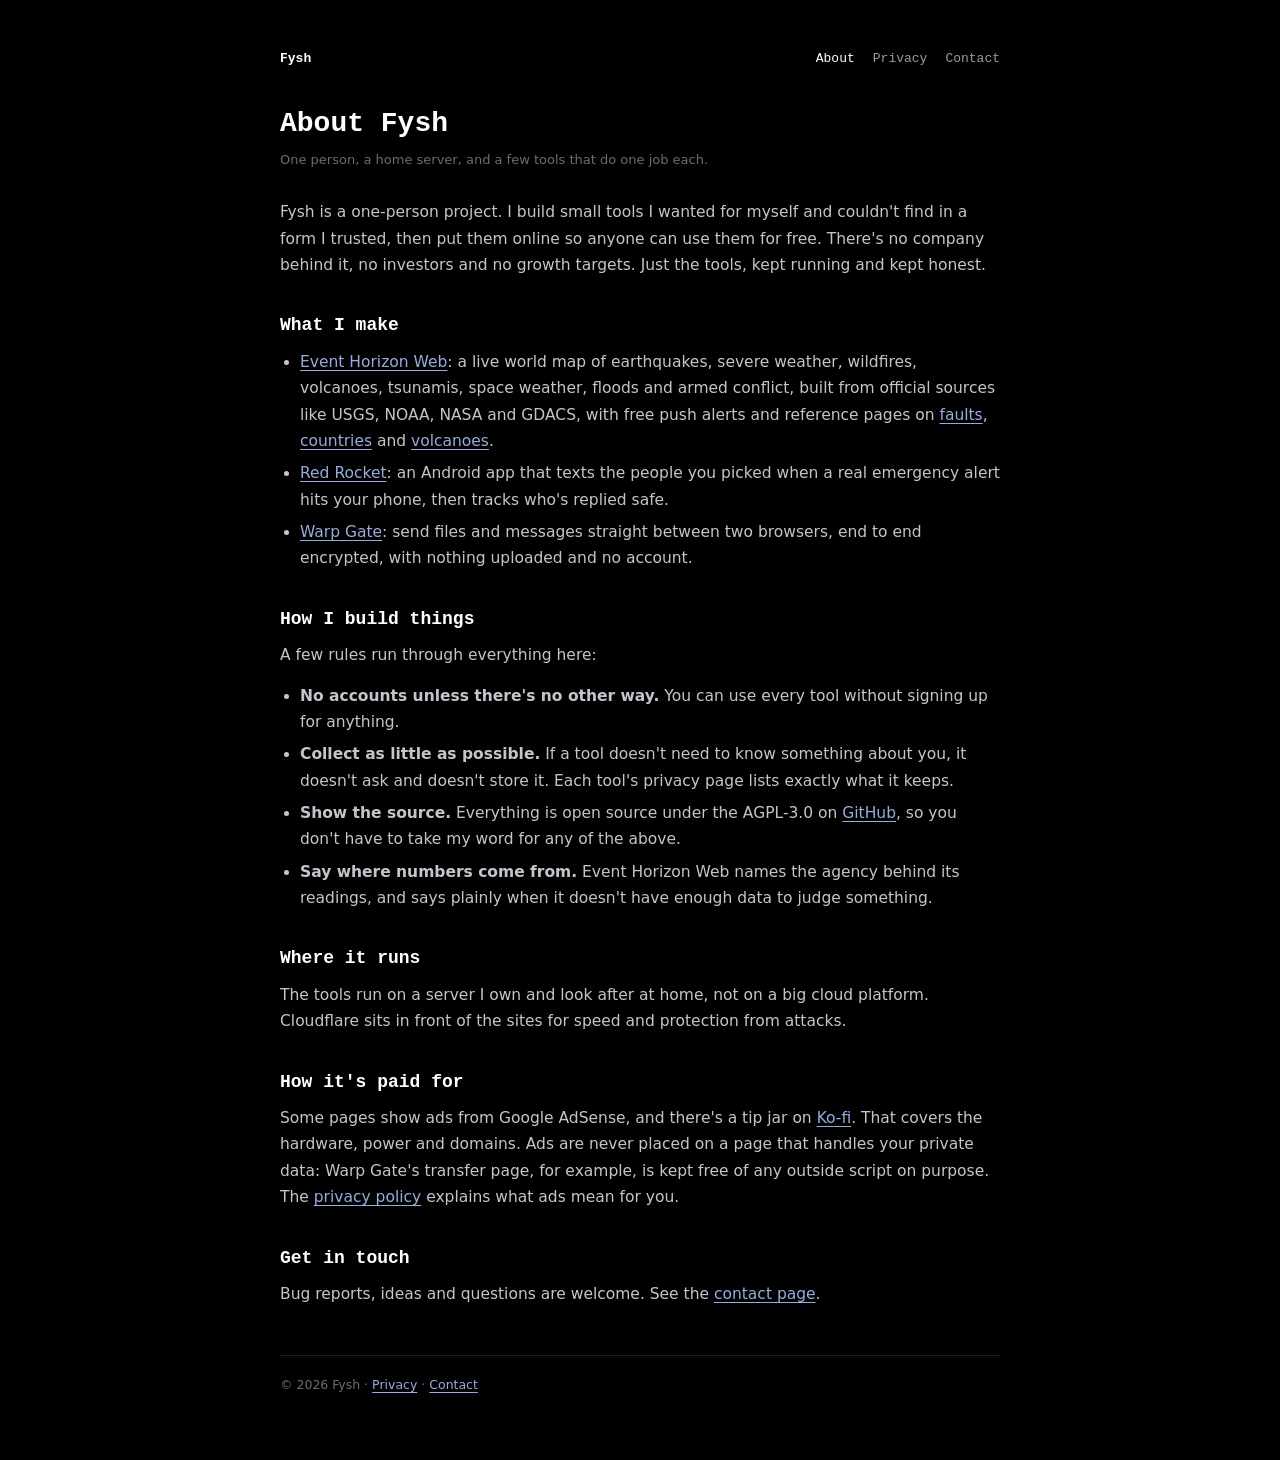
<file: about.html>
<!DOCTYPE html>
<html lang="en">
<head>
<meta charset="UTF-8">
<meta name="viewport" content="width=device-width, initial-scale=1">
<title>About Fysh</title>
<meta name="description" content="Who builds Fysh tools, why they exist, how they're paid for and how to get the source.">
<link rel="canonical" href="https://fysh.site/about">
<link rel="stylesheet" href="/page.css">
</head>
<body>
<main>
  <nav><a class="home" href="/">Fysh</a><a href="/about" aria-current="page">About</a><a href="/privacy">Privacy</a><a href="/contact">Contact</a></nav>
  <h1>About Fysh</h1>
  <p class="meta">One person, a home server, and a few tools that do one job each.</p>

  <p>Fysh is a one-person project. I build small tools I wanted for myself and couldn't find in a form I trusted, then put them online so anyone can use them for free. There's no company behind it, no investors and no growth targets. Just the tools, kept running and kept honest.</p>

  <h2>What I make</h2>
  <ul>
    <li><a href="https://eventhorizon.fysh.site/">Event Horizon Web</a>: a live world map of earthquakes, severe weather, wildfires, volcanoes, tsunamis, space weather, floods and armed conflict, built from official sources like USGS, NOAA, NASA and GDACS, with free push alerts and reference pages on <a href="https://eventhorizon.fysh.site/faults/">faults</a>, <a href="https://eventhorizon.fysh.site/countries/">countries</a> and <a href="https://eventhorizon.fysh.site/volcanoes/">volcanoes</a>.</li>
    <li><a href="https://redrocket.fysh.site/">Red Rocket</a>: an Android app that texts the people you picked when a real emergency alert hits your phone, then tracks who's replied safe.</li>
    <li><a href="https://warpgate.fysh.site/">Warp Gate</a>: send files and messages straight between two browsers, end to end encrypted, with nothing uploaded and no account.</li>
  </ul>

  <h2>How I build things</h2>
  <p>A few rules run through everything here:</p>
  <ul>
    <li><strong>No accounts unless there's no other way.</strong> You can use every tool without signing up for anything.</li>
    <li><strong>Collect as little as possible.</strong> If a tool doesn't need to know something about you, it doesn't ask and doesn't store it. Each tool's privacy page lists exactly what it keeps.</li>
    <li><strong>Show the source.</strong> Everything is open source under the AGPL-3.0 on <a href="https://github.com/Fysh-ball">GitHub</a>, so you don't have to take my word for any of the above.</li>
    <li><strong>Say where numbers come from.</strong> Event Horizon Web names the agency behind its readings, and says plainly when it doesn't have enough data to judge something.</li>
  </ul>

  <h2>Where it runs</h2>
  <p>The tools run on a server I own and look after at home, not on a big cloud platform. Cloudflare sits in front of the sites for speed and protection from attacks.</p>

  <h2>How it's paid for</h2>
  <p>Some pages show ads from Google AdSense, and there's a tip jar on <a href="https://ko-fi.com/fysh_yum">Ko-fi</a>. That covers the hardware, power and domains. Ads are never placed on a page that handles your private data: Warp Gate's transfer page, for example, is kept free of any outside script on purpose. The <a href="/privacy">privacy policy</a> explains what ads mean for you.</p>

  <h2>Get in touch</h2>
  <p>Bug reports, ideas and questions are welcome. See the <a href="/contact">contact page</a>.</p>
</main>
<footer>&copy; 2026 Fysh · <a href="/privacy">Privacy</a> · <a href="/contact">Contact</a></footer>
</body>
</html>
</file>
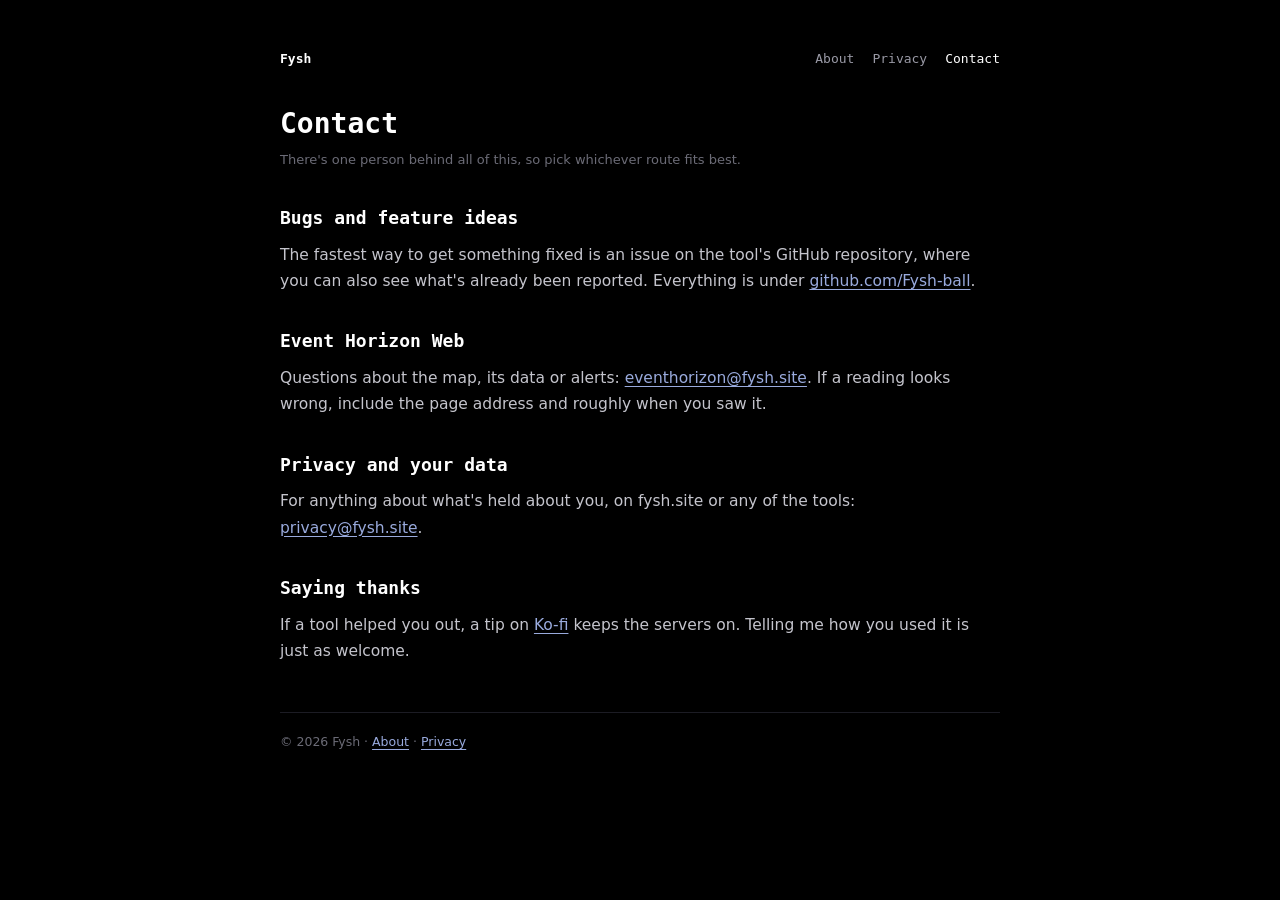
<file: contact.html>
<!DOCTYPE html>
<html lang="en">
<head>
<meta charset="UTF-8">
<meta name="viewport" content="width=device-width, initial-scale=1">
<title>Contact - Fysh</title>
<meta name="description" content="How to reach the person behind Fysh: bug reports, questions, privacy requests.">
<link rel="canonical" href="https://fysh.site/contact">
<link rel="stylesheet" href="/page.css">
</head>
<body>
<main>
  <nav><a class="home" href="/">Fysh</a><a href="/about">About</a><a href="/privacy">Privacy</a><a href="/contact" aria-current="page">Contact</a></nav>
  <h1>Contact</h1>
  <p class="meta">There's one person behind all of this, so pick whichever route fits best.</p>

  <h2>Bugs and feature ideas</h2>
  <p>The fastest way to get something fixed is an issue on the tool's GitHub repository, where you can also see what's already been reported. Everything is under <a href="https://github.com/Fysh-ball">github.com/Fysh-ball</a>.</p>

  <h2>Event Horizon Web</h2>
  <p>Questions about the map, its data or alerts: <a href="mailto:eventhorizon@fysh.site">eventhorizon@fysh.site</a>. If a reading looks wrong, include the page address and roughly when you saw it.</p>

  <h2>Privacy and your data</h2>
  <p>For anything about what's held about you, on fysh.site or any of the tools: <a href="mailto:privacy@fysh.site">privacy@fysh.site</a>.</p>

  <h2>Saying thanks</h2>
  <p>If a tool helped you out, a tip on <a href="https://ko-fi.com/fysh_yum">Ko-fi</a> keeps the servers on. Telling me how you used it is just as welcome.</p>
</main>
<footer>&copy; 2026 Fysh · <a href="/about">About</a> · <a href="/privacy">Privacy</a></footer>
</body>
</html>
</file>
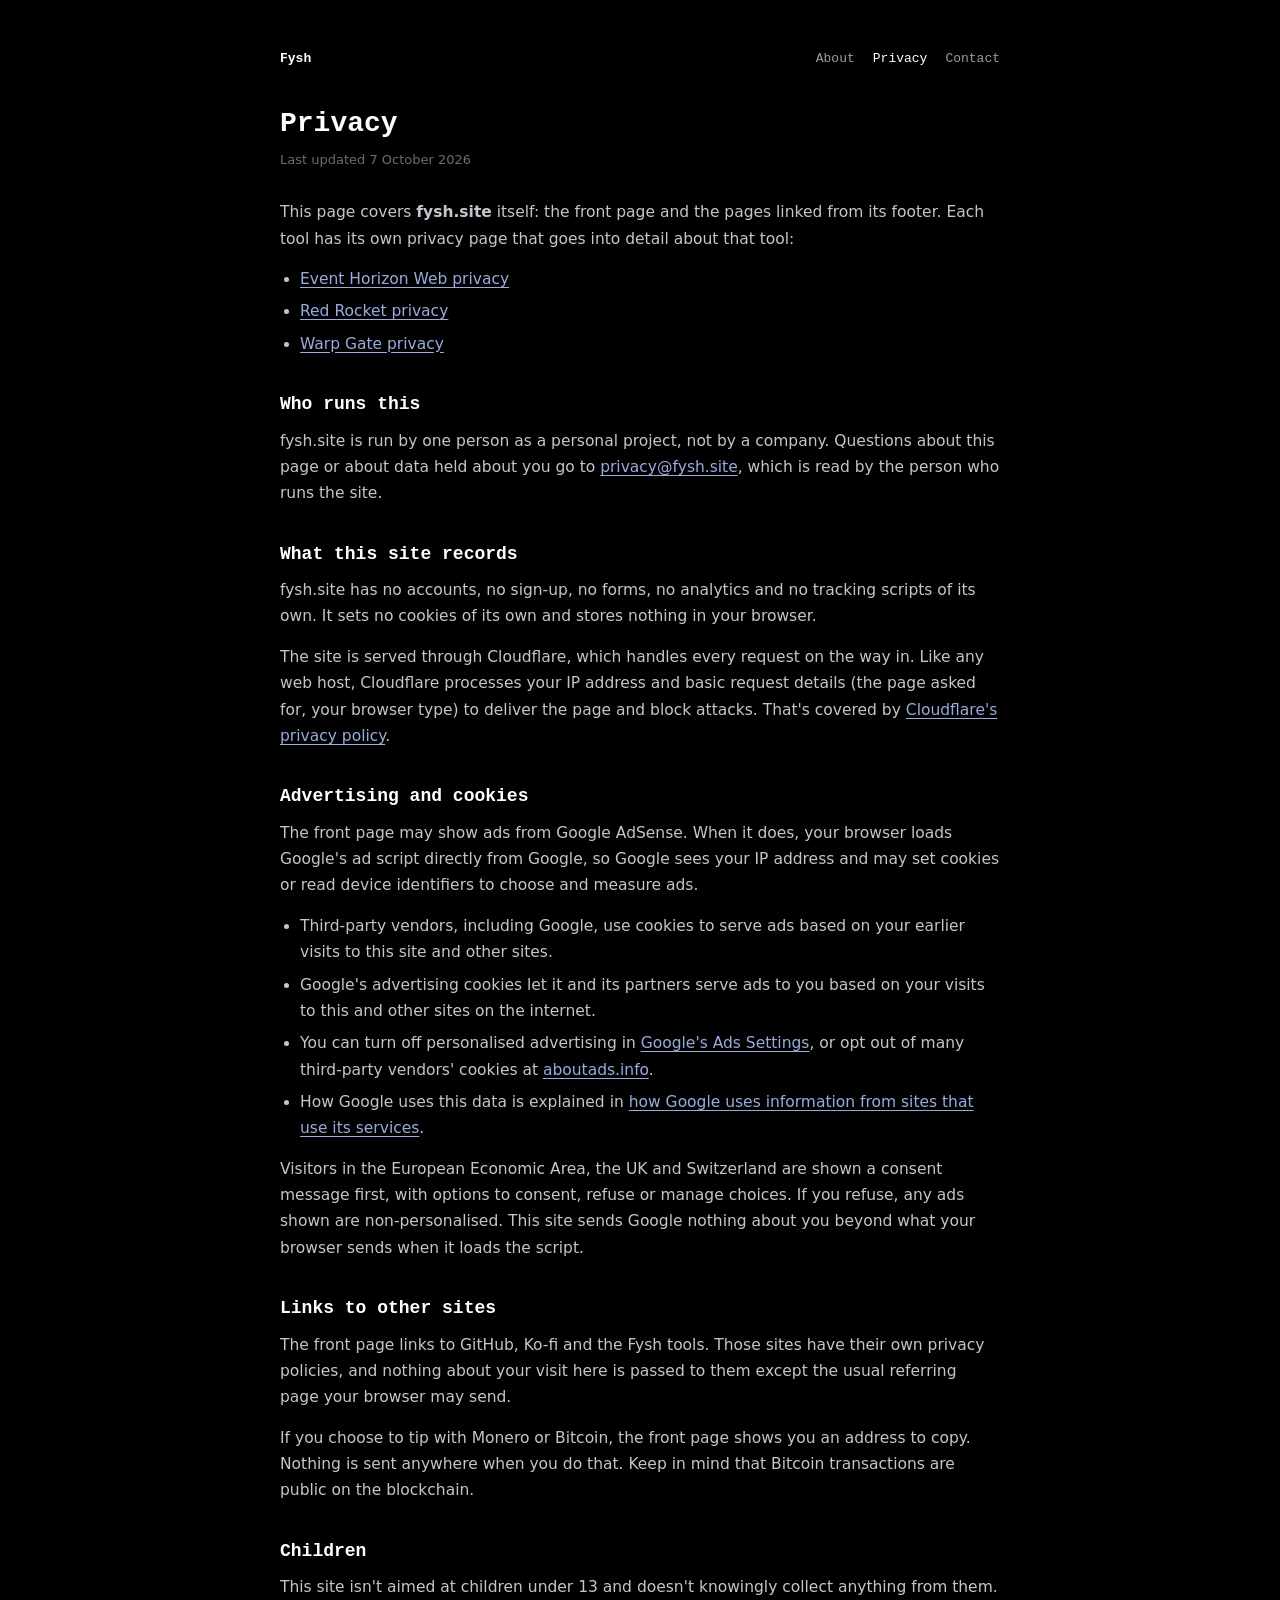
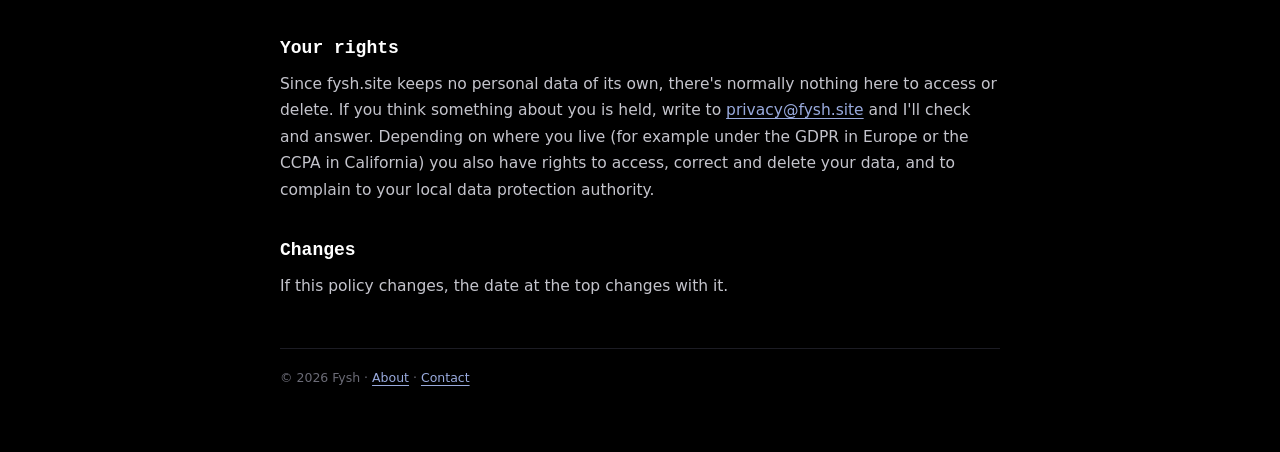
<file: privacy.html>
<!DOCTYPE html>
<html lang="en">
<head>
<meta charset="UTF-8">
<meta name="viewport" content="width=device-width, initial-scale=1">
<title>Privacy - Fysh</title>
<meta name="description" content="What fysh.site records, which third parties your browser talks to, how ads and cookies work here, and how to reach me about your data.">
<link rel="canonical" href="https://fysh.site/privacy">
<link rel="stylesheet" href="/page.css">
</head>
<body>
<main>
  <nav><a class="home" href="/">Fysh</a><a href="/about">About</a><a href="/privacy" aria-current="page">Privacy</a><a href="/contact">Contact</a></nav>
  <h1>Privacy</h1>
  <p class="meta">Last updated 7 October 2026</p>

  <p>This page covers <strong>fysh.site</strong> itself: the front page and the pages linked from its footer. Each tool has its own privacy page that goes into detail about that tool:</p>
  <ul>
    <li><a href="https://eventhorizon.fysh.site/privacy/">Event Horizon Web privacy</a></li>
    <li><a href="https://redrocket.fysh.site/privacy">Red Rocket privacy</a></li>
    <li><a href="https://warpgate.fysh.site/privacy.html">Warp Gate privacy</a></li>
  </ul>

  <h2>Who runs this</h2>
  <p>fysh.site is run by one person as a personal project, not by a company. Questions about this page or about data held about you go to <a href="mailto:privacy@fysh.site">privacy@fysh.site</a>, which is read by the person who runs the site.</p>

  <h2>What this site records</h2>
  <p>fysh.site has no accounts, no sign-up, no forms, no analytics and no tracking scripts of its own. It sets no cookies of its own and stores nothing in your browser.</p>
  <p>The site is served through Cloudflare, which handles every request on the way in. Like any web host, Cloudflare processes your IP address and basic request details (the page asked for, your browser type) to deliver the page and block attacks. That's covered by <a href="https://www.cloudflare.com/privacypolicy/">Cloudflare's privacy policy</a>.</p>

  <h2>Advertising and cookies</h2>
  <p>The front page may show ads from Google AdSense. When it does, your browser loads Google's ad script directly from Google, so Google sees your IP address and may set cookies or read device identifiers to choose and measure ads.</p>
  <ul>
    <li>Third-party vendors, including Google, use cookies to serve ads based on your earlier visits to this site and other sites.</li>
    <li>Google's advertising cookies let it and its partners serve ads to you based on your visits to this and other sites on the internet.</li>
    <li>You can turn off personalised advertising in <a href="https://adssettings.google.com/">Google's Ads Settings</a>, or opt out of many third-party vendors' cookies at <a href="https://www.aboutads.info/choices/">aboutads.info</a>.</li>
    <li>How Google uses this data is explained in <a href="https://policies.google.com/technologies/partner-sites">how Google uses information from sites that use its services</a>.</li>
  </ul>
  <p>Visitors in the European Economic Area, the UK and Switzerland are shown a consent message first, with options to consent, refuse or manage choices. If you refuse, any ads shown are non-personalised. This site sends Google nothing about you beyond what your browser sends when it loads the script.</p>

  <h2>Links to other sites</h2>
  <p>The front page links to GitHub, Ko-fi and the Fysh tools. Those sites have their own privacy policies, and nothing about your visit here is passed to them except the usual referring page your browser may send.</p>
  <p>If you choose to tip with Monero or Bitcoin, the front page shows you an address to copy. Nothing is sent anywhere when you do that. Keep in mind that Bitcoin transactions are public on the blockchain.</p>

  <h2>Children</h2>
  <p>This site isn't aimed at children under 13 and doesn't knowingly collect anything from them.</p>

  <h2>Your rights</h2>
  <p>Since fysh.site keeps no personal data of its own, there's normally nothing here to access or delete. If you think something about you is held, write to <a href="mailto:privacy@fysh.site">privacy@fysh.site</a> and I'll check and answer. Depending on where you live (for example under the GDPR in Europe or the CCPA in California) you also have rights to access, correct and delete your data, and to complain to your local data protection authority.</p>

  <h2>Changes</h2>
  <p>If this policy changes, the date at the top changes with it.</p>
</main>
<footer>&copy; 2026 Fysh · <a href="/about">About</a> · <a href="/contact">Contact</a></footer>
</body>
</html>
</file>
<file: page.css>
/* shared by about, privacy, contact and 404: plain readable pages in the
   same dark monospace look as the front page, no canvas, no scripts */
:root { color-scheme: dark; }
* { box-sizing: border-box; }
body {
  margin: 0; padding: 48px 24px 64px; background: #000; color: #c4c4cc;
  font-family: ui-sans-serif, "Inter", "Segoe UI", system-ui, sans-serif; font-size: 15.5px; line-height: 1.7;
}
main { max-width: 720px; margin: 0 auto; }
nav { font-family: ui-monospace, monospace; font-size: 13px; margin: 0 0 36px; display: flex; gap: 18px; flex-wrap: wrap; }
nav a { color: #9a9aa6; text-decoration: none; }
nav a:hover, nav a[aria-current] { color: #fff; }
nav .home { color: #fff; font-weight: 700; margin-right: auto; }
h1 { font-family: ui-monospace, monospace; font-size: 28px; color: #fff; margin: 0 0 8px; line-height: 1.25; }
h2 { font-family: ui-monospace, monospace; font-size: 18px; color: #fff; margin: 32px 0 8px; }
p, ul { margin: 0 0 14px; }
ul { padding-left: 20px; }
li { margin: 0 0 6px; }
a { color: #9ad; text-underline-offset: 3px; }
a:hover { color: #fff; }
.meta { color: #6b6b76; font-size: 13px; margin: 0 0 28px; }
footer { max-width: 720px; margin: 48px auto 0; padding-top: 18px; border-top: 1px solid #1c1c24; font-size: 12.5px; color: #6b6b76; }
@media (max-width: 700px) {
  body { padding: 28px 16px 48px; font-size: 15px; }
  h1 { font-size: 23px; }
}
</file>
